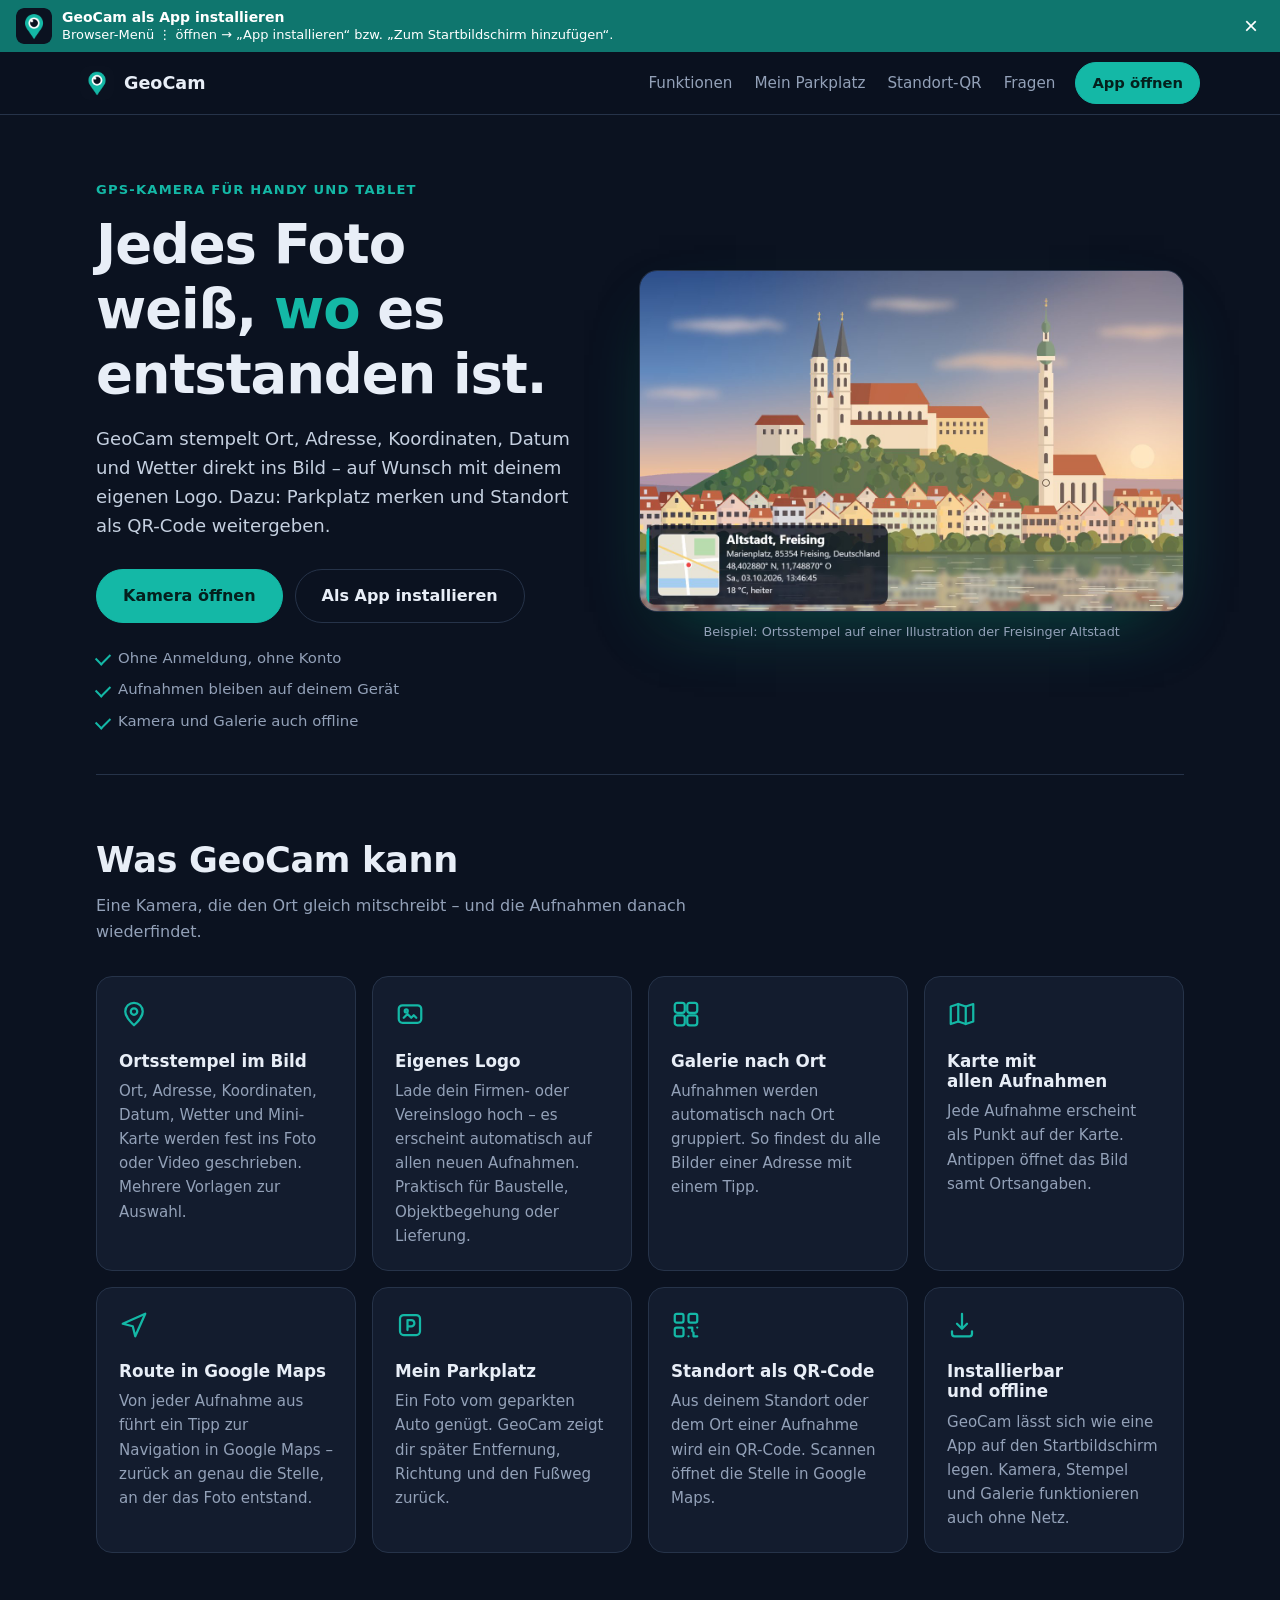
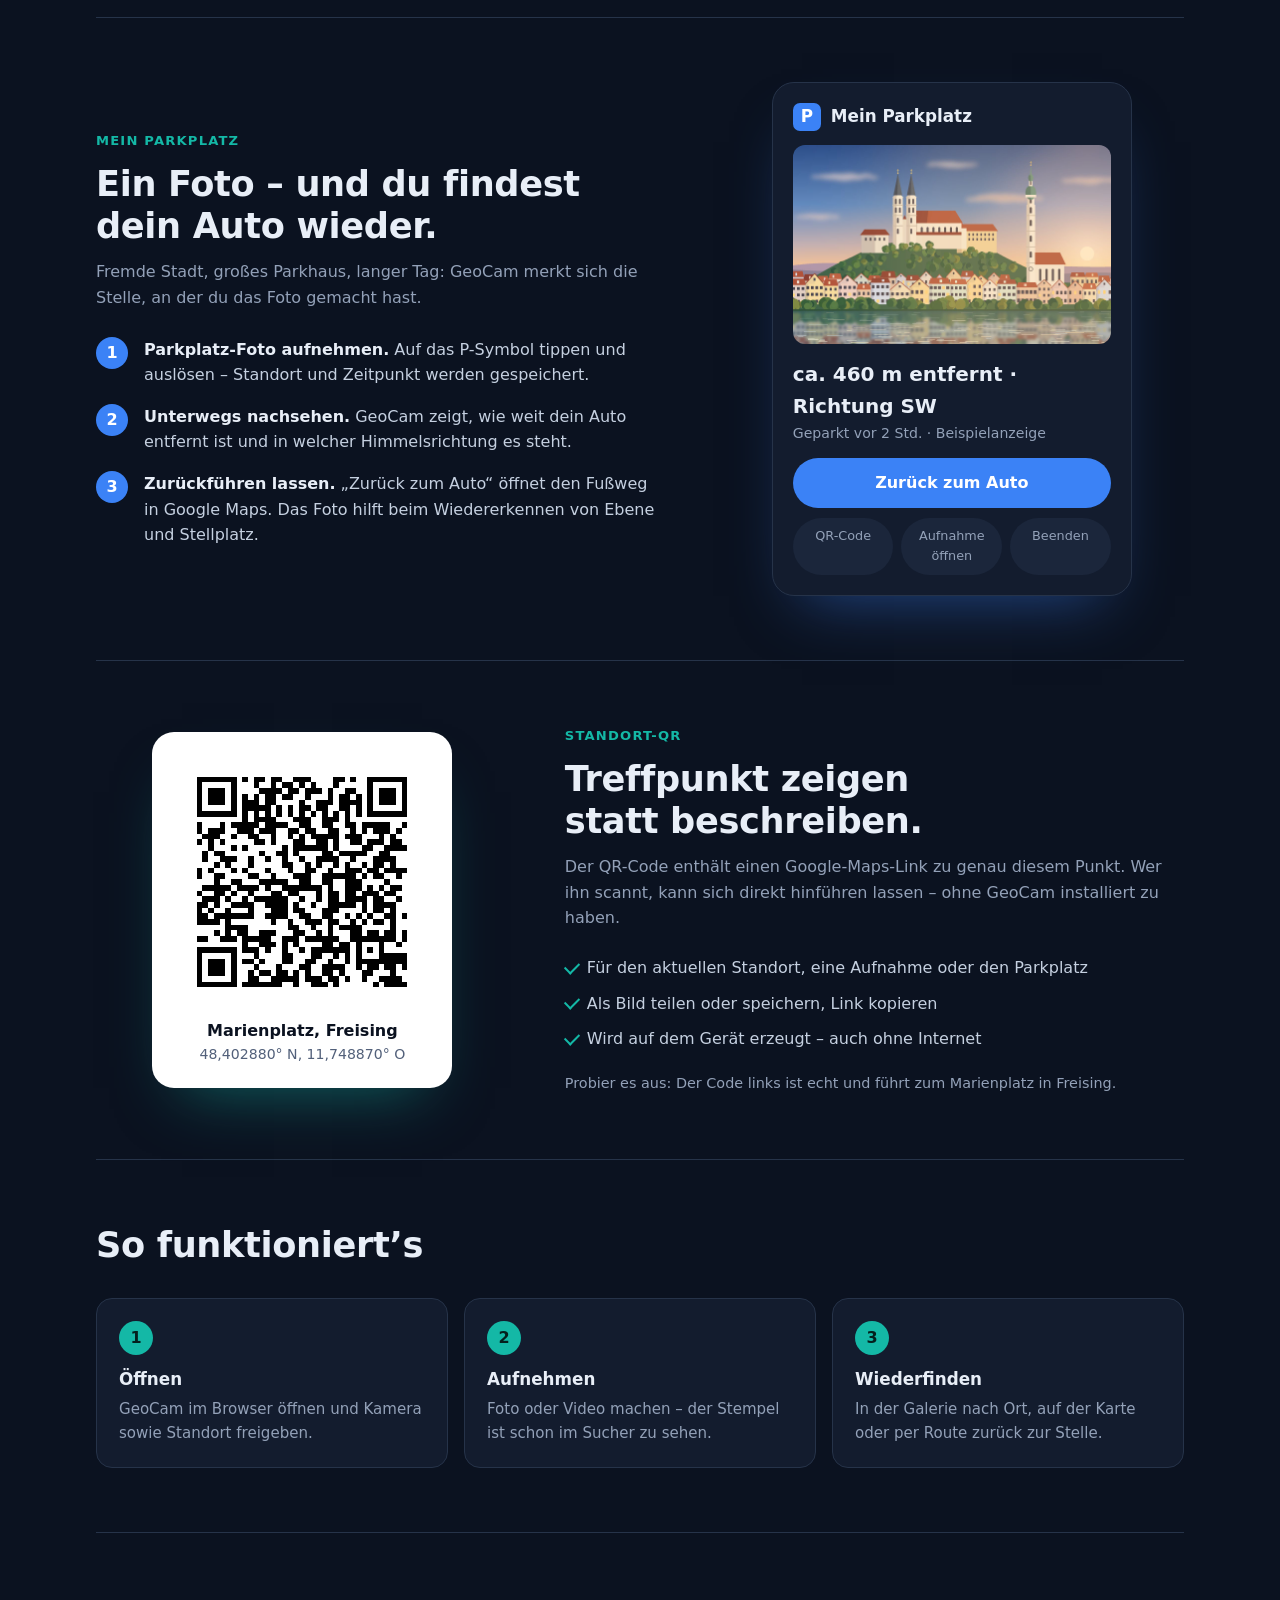
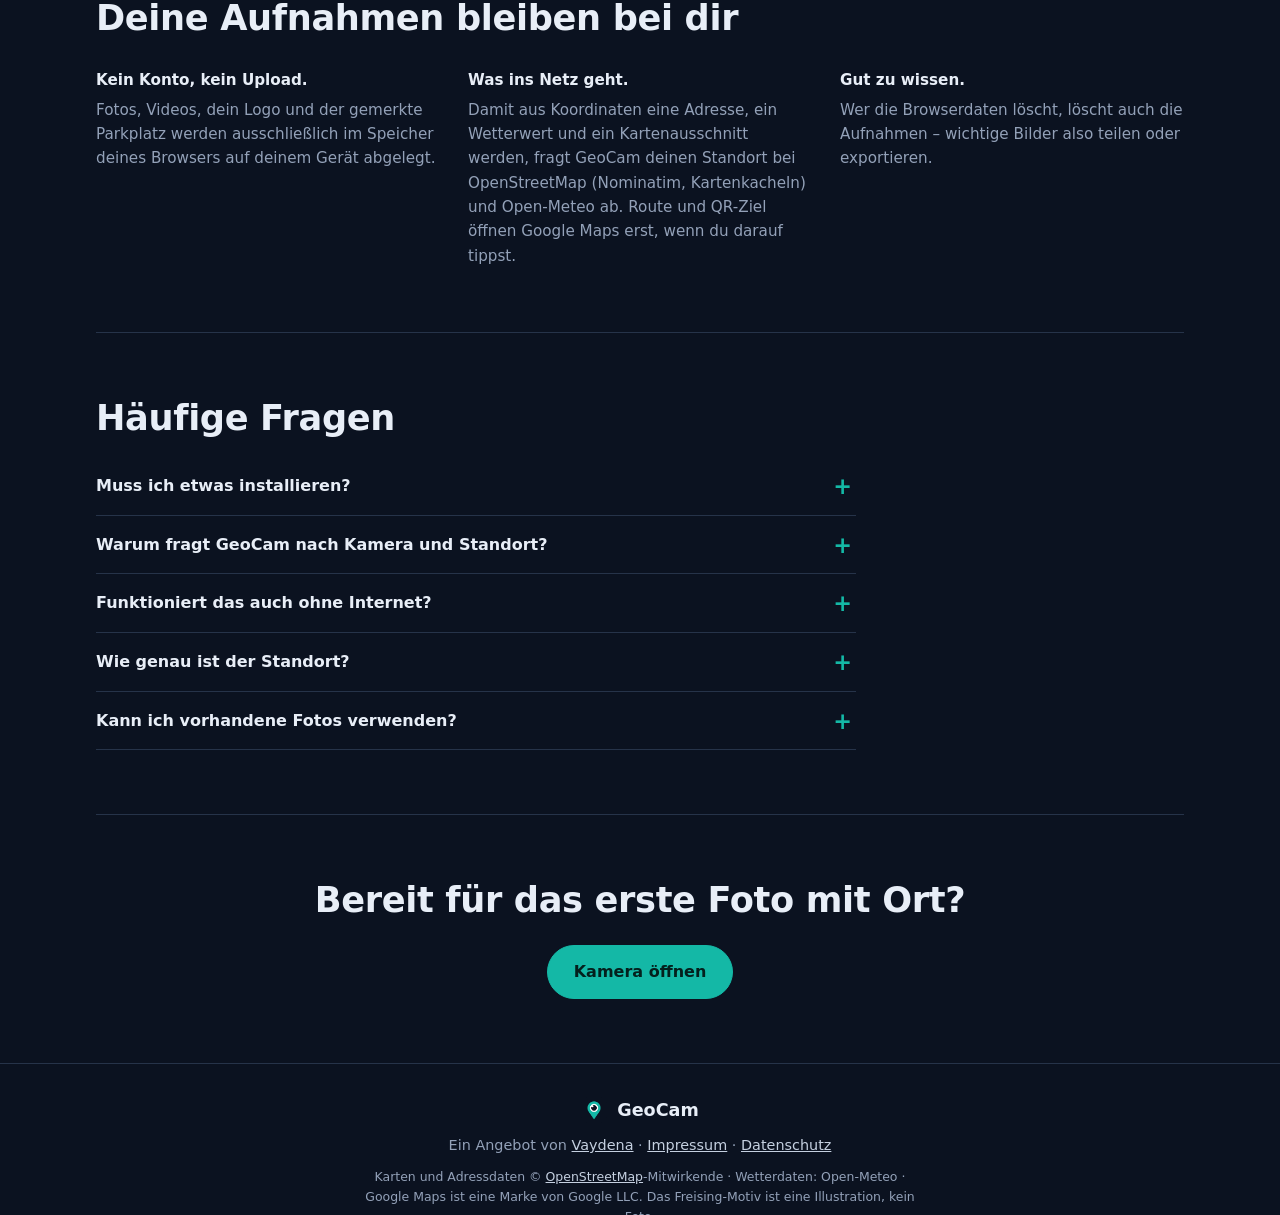
<file: index.html>
<!doctype html>
<html lang="de">
<head>
<meta charset="utf-8">
<!-- Marker: geocam-landing-v1 -->
<script>
/* App-Icon / Schnellaktion / installierte App -> direkt in die App (app.html) */
(function () {
  try {
    var q = new URLSearchParams(location.search), go = q.get("go");
    var standalone = (window.matchMedia && matchMedia("(display-mode: standalone)").matches) || navigator.standalone === true;
    if (q.get("app") === "1" || go || standalone) {
      location.replace("./app.html" + (go ? "?go=" + encodeURIComponent(go) : "?app=1"));
    }
  } catch (e) {}
})();
/* beforeinstallprompt feuert nur EINMAL und evtl. sehr früh -> sofort abfangen */
window.__deferredInstall = null; window.__installed = false;
window.addEventListener("beforeinstallprompt", function (e) {
  e.preventDefault(); window.__deferredInstall = e;
  window.dispatchEvent(new Event("app-installable"));
});
window.addEventListener("appinstalled", function () {
  window.__installed = true; window.__deferredInstall = null;
  window.dispatchEvent(new Event("app-installed"));
});
if ("serviceWorker" in navigator) {
  window.addEventListener("load", function () { navigator.serviceWorker.register("./sw.js").catch(function () {}); });
}
</script>
<meta name="viewport" content="width=device-width, initial-scale=1, viewport-fit=cover">
<title>GeoCam – GPS-Kamera mit Ortsstempel, Parkplatz-Merker und Standort-QR</title>
<meta name="description" content="GeoCam stempelt Fotos und Videos mit Ort, Adresse, Datum und eigenem Logo, sortiert sie nach Ort, merkt sich deinen Parkplatz und macht aus jedem Standort einen QR-Code. Läuft im Browser, ohne Anmeldung.">
<meta name="theme-color" content="#0b1220">
<link rel="canonical" href="https://geocam.vaydena.de/">
<meta property="og:type" content="website">
<meta property="og:title" content="GeoCam – GPS-Kamera mit Ortsstempel">
<meta property="og:description" content="Fotos mit Ort, Adresse und Datum stempeln, Parkplatz merken, Standort als QR-Code teilen.">
<meta property="og:url" content="https://geocam.vaydena.de/">
<meta property="og:image" content="https://geocam.vaydena.de/hero-freising.jpg">
<link rel="manifest" href="./manifest.webmanifest">
<link rel="icon" type="image/png" sizes="192x192" href="./icon-192.png">
<link rel="apple-touch-icon" href="./apple-touch-icon.png">
<meta name="mobile-web-app-capable" content="yes">
<meta name="apple-mobile-web-app-capable" content="yes">
<meta name="apple-mobile-web-app-title" content="GeoCam">
<link rel="stylesheet" href="./landing.css">
</head>
<body>

<!-- Install-Hinweis (inline, siehe Skript am Seitenende) -->
<div id="hf-install" hidden>
  <img src="./icon-192.png" alt="" width="36" height="36">
  <div class="hf-txt">
    <b>GeoCam als App installieren</b>
    <span id="hf-install-manual" hidden>Browser-Menü ⋮ öffnen → „App installieren“ bzw. „Zum Startbildschirm hinzufügen“.</span>
    <span id="hf-install-ios" hidden>Unten auf „Teilen“ tippen → „Zum Home-Bildschirm“.</span>
    <span id="hf-install-auto" hidden>Startet direkt in der Kamera – auch offline.</span>
  </div>
  <button id="hf-install-btn" type="button" hidden>Installieren</button>
  <button id="hf-install-x" type="button" aria-label="Hinweis schließen">×</button>
</div>

<header class="nav">
  <a class="brand" href="./" aria-label="GeoCam Startseite">
    <img src="./icon-192.png" alt="" width="34" height="34"><span>GeoCam</span>
  </a>
  <nav aria-label="Seitenbereiche">
    <a href="#funktionen">Funktionen</a>
    <a href="#parkplatz">Mein Parkplatz</a>
    <a href="#qr">Standort-QR</a>
    <a href="#fragen">Fragen</a>
  </nav>
  <a class="btn sm" href="./app.html">App öffnen</a>
</header>

<main>

<section class="hero">
  <div class="hero-txt">
    <p class="eyebrow">GPS-Kamera für Handy und Tablet</p>
    <h1>Jedes Foto weiß, <em>wo</em> es entstanden ist.</h1>
    <p class="lead">GeoCam stempelt Ort, Adresse, Koordinaten, Datum und Wetter direkt ins Bild – auf Wunsch mit deinem eigenen Logo. Dazu: Parkplatz merken und Standort als QR-Code weitergeben.</p>
    <div class="cta">
      <a class="btn" href="./app.html">Kamera öffnen</a>
      <button class="btn ghost" id="lp-install" type="button">Als App installieren</button>
    </div>
    <ul class="ticks">
      <li>Ohne Anmeldung, ohne Konto</li>
      <li>Aufnahmen bleiben auf deinem Gerät</li>
      <li>Kamera und Galerie auch offline</li>
    </ul>
  </div>
  <figure class="hero-img">
    <img src="./hero-freising.jpg" width="1280" height="800" alt="Beispielbild mit GeoCam-Ortsstempel: Altstadt Freising, Marienplatz, Koordinaten, Datum und Wetter">
    <figcaption>Beispiel: Ortsstempel auf einer Illustration der Freisinger Altstadt</figcaption>
  </figure>
</section>

<section id="funktionen" class="sec">
  <h2>Was GeoCam kann</h2>
  <p class="sub">Eine Kamera, die den Ort gleich mitschreibt – und die Aufnahmen danach wiederfindet.</p>
  <div class="grid">
    <article class="card">
      <svg viewBox="0 0 24 24"><path d="M12 21s-7-6.2-7-11a7 7 0 0 1 14 0c0 4.8-7 11-7 11z"/><circle cx="12" cy="10" r="2.6"/></svg>
      <h3>Ortsstempel im Bild</h3>
      <p>Ort, Adresse, Koordinaten, Datum, Wetter und Mini-Karte werden fest ins Foto oder Video geschrieben. Mehrere Vorlagen zur Auswahl.</p>
    </article>
    <article class="card">
      <svg viewBox="0 0 24 24"><rect x="3" y="5" width="18" height="14" rx="3"/><path d="M7 15l3-3 3 3 2-2 2 2"/><circle cx="9" cy="9.5" r="1.2"/></svg>
      <h3>Eigenes Logo</h3>
      <p>Lade dein Firmen- oder Vereinslogo hoch – es erscheint automatisch auf allen neuen Aufnahmen. Praktisch für Baustelle, Objektbegehung oder Lieferung.</p>
    </article>
    <article class="card">
      <svg viewBox="0 0 24 24"><rect x="3" y="3" width="8" height="8" rx="2"/><rect x="13" y="3" width="8" height="8" rx="2"/><rect x="3" y="13" width="8" height="8" rx="2"/><rect x="13" y="13" width="8" height="8" rx="2"/></svg>
      <h3>Galerie nach Ort</h3>
      <p>Aufnahmen werden automatisch nach Ort gruppiert. So findest du alle Bilder einer Adresse mit einem Tipp.</p>
    </article>
    <article class="card">
      <svg viewBox="0 0 24 24"><path d="M9 4L3 6v14l6-2 6 2 6-2V4l-6 2-6-2z"/><path d="M9 4v14M15 6v14"/></svg>
      <h3>Karte mit allen Aufnahmen</h3>
      <p>Jede Aufnahme erscheint als Punkt auf der Karte. Antippen öffnet das Bild samt Ortsangaben.</p>
    </article>
    <article class="card">
      <svg viewBox="0 0 24 24"><path d="M3 11l18-8-8 18-2-8-8-2z"/></svg>
      <h3>Route in Google Maps</h3>
      <p>Von jeder Aufnahme aus führt ein Tipp zur Navigation in Google Maps – zurück an genau die Stelle, an der das Foto entstand.</p>
    </article>
    <article class="card">
      <svg viewBox="0 0 24 24"><rect x="4" y="4" width="16" height="16" rx="3"/><path d="M10 16V8h3a2.5 2.5 0 0 1 0 5h-3"/></svg>
      <h3>Mein Parkplatz</h3>
      <p>Ein Foto vom geparkten Auto genügt. GeoCam zeigt dir später Entfernung, Richtung und den Fußweg zurück.</p>
    </article>
    <article class="card">
      <svg viewBox="0 0 24 24"><rect x="3" y="3" width="7" height="7" rx="1.5"/><rect x="14" y="3" width="7" height="7" rx="1.5"/><rect x="3" y="14" width="7" height="7" rx="1.5"/><path d="M14 14h3v3M21 14v.01M21 21h-3v-3M14 21v.01"/></svg>
      <h3>Standort als QR-Code</h3>
      <p>Aus deinem Standort oder dem Ort einer Aufnahme wird ein QR-Code. Scannen öffnet die Stelle in Google Maps.</p>
    </article>
    <article class="card">
      <svg viewBox="0 0 24 24"><path d="M12 3v12M8 11l4 4 4-4"/><path d="M4 17v2a2 2 0 0 0 2 2h12a2 2 0 0 0 2-2v-2"/></svg>
      <h3>Installierbar und offline</h3>
      <p>GeoCam lässt sich wie eine App auf den Startbildschirm legen. Kamera, Stempel und Galerie funktionieren auch ohne Netz.</p>
    </article>
  </div>
</section>

<section id="parkplatz" class="sec split">
  <div>
    <p class="eyebrow">Mein Parkplatz</p>
    <h2>Ein Foto – und du findest dein Auto wieder.</h2>
    <p class="sub">Fremde Stadt, großes Parkhaus, langer Tag: GeoCam merkt sich die Stelle, an der du das Foto gemacht hast.</p>
    <ol class="steps">
      <li><b>Parkplatz-Foto aufnehmen.</b> Auf das P-Symbol tippen und auslösen – Standort und Zeitpunkt werden gespeichert.</li>
      <li><b>Unterwegs nachsehen.</b> GeoCam zeigt, wie weit dein Auto entfernt ist und in welcher Himmelsrichtung es steht.</li>
      <li><b>Zurückführen lassen.</b> „Zurück zum Auto“ öffnet den Fußweg in Google Maps. Das Foto hilft beim Wiedererkennen von Ebene und Stellplatz.</li>
    </ol>
  </div>
  <div class="mock" aria-hidden="true">
    <div class="mock-h"><span class="p">P</span><b>Mein Parkplatz</b></div>
    <div class="mock-img"><img src="./preview-freising.jpg" alt="" width="1280" height="800"></div>
    <div class="mock-dist">ca. 460 m entfernt · Richtung SW</div>
    <div class="mock-mut">Geparkt vor 2 Std. · Beispielanzeige</div>
    <div class="mock-btn">Zurück zum Auto</div>
    <div class="mock-row"><span>QR-Code</span><span>Aufnahme öffnen</span><span>Beenden</span></div>
  </div>
</section>

<section id="qr" class="sec split rev">
  <div class="qrbox">
    <svg xmlns="http://www.w3.org/2000/svg" viewBox="0 0 45 45" shape-rendering="crispEdges" role="img" aria-label="QR-Code: Marienplatz Freising in Google Maps"><rect width="100%" height="100%" fill="#fff"/><path d="M4 4h7v1h-7zM12 4h1v1h-1zM14 4h2v1h-2zM17 4h2v1h-2zM21 4h3v1h-3zM28 4h2v1h-2zM31 4h1v1h-1zM34 4h7v1h-7zM4 5h1v1h-1zM10 5h1v1h-1zM14 5h1v1h-1zM17 5h1v1h-1zM19 5h2v1h-2zM22 5h1v1h-1zM24 5h1v1h-1zM28 5h1v1h-1zM34 5h1v1h-1zM40 5h1v1h-1zM4 6h1v1h-1zM6 6h3v1h-3zM10 6h1v1h-1zM15 6h4v1h-4zM20 6h2v1h-2zM23 6h3v1h-3zM27 6h1v1h-1zM30 6h2v1h-2zM34 6h1v1h-1zM36 6h3v1h-3zM40 6h1v1h-1zM4 7h1v1h-1zM6 7h3v1h-3zM10 7h1v1h-1zM12 7h1v1h-1zM14 7h1v1h-1zM16 7h2v1h-2zM19 7h2v1h-2zM23 7h1v1h-1zM27 7h1v1h-1zM29 7h2v1h-2zM32 7h1v1h-1zM34 7h1v1h-1zM36 7h3v1h-3zM40 7h1v1h-1zM4 8h1v1h-1zM6 8h3v1h-3zM10 8h1v1h-1zM12 8h3v1h-3zM16 8h2v1h-2zM22 8h1v1h-1zM25 8h3v1h-3zM29 8h4v1h-4zM34 8h1v1h-1zM36 8h3v1h-3zM40 8h1v1h-1zM4 9h1v1h-1zM10 9h1v1h-1zM12 9h5v1h-5zM18 9h1v1h-1zM20 9h1v1h-1zM22 9h2v1h-2zM25 9h2v1h-2zM29 9h2v1h-2zM32 9h1v1h-1zM34 9h1v1h-1zM40 9h1v1h-1zM4 10h7v1h-7zM12 10h1v1h-1zM14 10h1v1h-1zM16 10h1v1h-1zM18 10h1v1h-1zM20 10h1v1h-1zM22 10h1v1h-1zM24 10h1v1h-1zM26 10h1v1h-1zM28 10h1v1h-1zM30 10h1v1h-1zM32 10h1v1h-1zM34 10h7v1h-7zM12 11h1v1h-1zM14 11h4v1h-4zM21 11h3v1h-3zM26 11h3v1h-3zM30 11h1v1h-1zM4 12h1v1h-1zM8 12h1v1h-1zM10 12h5v1h-5zM16 12h4v1h-4zM22 12h2v1h-2zM26 12h2v1h-2zM30 12h2v1h-2zM33 12h5v1h-5zM40 12h1v1h-1zM4 13h1v1h-1zM6 13h3v1h-3zM11 13h3v1h-3zM15 13h3v1h-3zM20 13h2v1h-2zM23 13h2v1h-2zM27 13h2v1h-2zM31 13h1v1h-1zM33 13h1v1h-1zM35 13h3v1h-3zM39 13h1v1h-1zM5 14h3v1h-3zM10 14h1v1h-1zM13 14h2v1h-2zM17 14h1v1h-1zM20 14h1v1h-1zM22 14h1v1h-1zM24 14h5v1h-5zM30 14h3v1h-3zM36 14h1v1h-1zM38 14h1v1h-1zM4 15h1v1h-1zM6 15h1v1h-1zM8 15h1v1h-1zM14 15h2v1h-2zM17 15h1v1h-1zM21 15h2v1h-2zM25 15h2v1h-2zM28 15h1v1h-1zM31 15h2v1h-2zM34 15h3v1h-3zM38 15h2v1h-2zM6 16h1v1h-1zM10 16h1v1h-1zM12 16h1v1h-1zM19 16h1v1h-1zM21 16h6v1h-6zM28 16h1v1h-1zM33 16h2v1h-2zM37 16h4v1h-4zM5 17h1v1h-1zM7 17h2v1h-2zM15 17h1v1h-1zM18 17h2v1h-2zM21 17h1v1h-1zM26 17h2v1h-2zM29 17h5v1h-5zM36 17h2v1h-2zM5 18h1v1h-1zM8 18h3v1h-3zM13 18h1v1h-1zM16 18h1v1h-1zM19 18h1v1h-1zM22 18h1v1h-1zM25 18h4v1h-4zM31 18h1v1h-1zM35 18h4v1h-4zM7 19h1v1h-1zM9 19h1v1h-1zM13 19h1v1h-1zM19 19h2v1h-2zM23 19h1v1h-1zM25 19h1v1h-1zM28 19h1v1h-1zM30 19h1v1h-1zM33 19h1v1h-1zM35 19h2v1h-2zM38 19h1v1h-1zM4 20h1v1h-1zM6 20h1v1h-1zM10 20h1v1h-1zM12 20h1v1h-1zM16 20h1v1h-1zM20 20h1v1h-1zM23 20h2v1h-2zM27 20h1v1h-1zM30 20h3v1h-3zM34 20h2v1h-2zM37 20h4v1h-4zM4 21h1v1h-1zM7 21h2v1h-2zM13 21h2v1h-2zM17 21h1v1h-1zM21 21h3v1h-3zM26 21h6v1h-6zM33 21h1v1h-1zM35 21h2v1h-2zM39 21h1v1h-1zM7 22h1v1h-1zM10 22h2v1h-2zM15 22h5v1h-5zM22 22h2v1h-2zM26 22h2v1h-2zM30 22h3v1h-3zM37 22h1v1h-1zM5 23h5v1h-5zM11 23h4v1h-4zM16 23h1v1h-1zM19 23h7v1h-7zM27 23h1v1h-1zM30 23h3v1h-3zM34 23h1v1h-1zM36 23h1v1h-1zM38 23h2v1h-2zM4 24h1v1h-1zM7 24h2v1h-2zM10 24h1v1h-1zM13 24h1v1h-1zM17 24h2v1h-2zM20 24h2v1h-2zM25 24h1v1h-1zM27 24h2v1h-2zM30 24h2v1h-2zM33 24h3v1h-3zM37 24h2v1h-2zM5 25h3v1h-3zM9 25h1v1h-1zM12 25h1v1h-1zM14 25h6v1h-6zM22 25h1v1h-1zM25 25h1v1h-1zM27 25h2v1h-2zM30 25h4v1h-4zM35 25h2v1h-2zM39 25h1v1h-1zM4 26h2v1h-2zM7 26h1v1h-1zM10 26h4v1h-4zM16 26h4v1h-4zM21 26h1v1h-1zM24 26h1v1h-1zM27 26h5v1h-5zM33 26h1v1h-1zM35 26h4v1h-4zM4 27h1v1h-1zM6 27h1v1h-1zM9 27h1v1h-1zM13 27h1v1h-1zM17 27h3v1h-3zM21 27h2v1h-2zM26 27h3v1h-3zM33 27h1v1h-1zM35 27h2v1h-2zM38 27h1v1h-1zM4 28h2v1h-2zM7 28h7v1h-7zM16 28h4v1h-4zM22 28h2v1h-2zM26 28h2v1h-2zM30 28h1v1h-1zM32 28h1v1h-1zM34 28h1v1h-1zM37 28h2v1h-2zM40 28h1v1h-1zM4 29h4v1h-4zM9 29h1v1h-1zM17 29h1v1h-1zM20 29h1v1h-1zM23 29h3v1h-3zM27 29h2v1h-2zM31 29h1v1h-1zM33 29h1v1h-1zM35 29h2v1h-2zM38 29h1v1h-1zM9 30h4v1h-4zM20 30h2v1h-2zM24 30h1v1h-1zM27 30h1v1h-1zM29 30h4v1h-4zM38 30h1v1h-1zM7 31h1v1h-1zM9 31h1v1h-1zM11 31h2v1h-2zM15 31h3v1h-3zM21 31h2v1h-2zM25 31h1v1h-1zM27 31h1v1h-1zM31 31h2v1h-2zM34 31h2v1h-2zM37 31h2v1h-2zM40 31h1v1h-1zM4 32h2v1h-2zM8 32h3v1h-3zM12 32h5v1h-5zM19 32h3v1h-3zM23 32h6v1h-6zM31 32h8v1h-8zM40 32h1v1h-1zM12 33h1v1h-1zM15 33h3v1h-3zM19 33h1v1h-1zM21 33h1v1h-1zM26 33h2v1h-2zM29 33h2v1h-2zM32 33h1v1h-1zM36 33h1v1h-1zM39 33h1v1h-1zM4 34h7v1h-7zM12 34h3v1h-3zM16 34h1v1h-1zM19 34h1v1h-1zM22 34h1v1h-1zM24 34h7v1h-7zM32 34h1v1h-1zM34 34h1v1h-1zM36 34h1v1h-1zM4 35h1v1h-1zM10 35h1v1h-1zM14 35h1v1h-1zM19 35h2v1h-2zM24 35h2v1h-2zM28 35h1v1h-1zM30 35h1v1h-1zM32 35h1v1h-1zM36 35h5v1h-5zM4 36h1v1h-1zM6 36h3v1h-3zM10 36h1v1h-1zM12 36h2v1h-2zM15 36h1v1h-1zM19 36h2v1h-2zM23 36h2v1h-2zM27 36h1v1h-1zM30 36h1v1h-1zM32 36h9v1h-9zM4 37h1v1h-1zM6 37h3v1h-3zM10 37h1v1h-1zM14 37h1v1h-1zM18 37h1v1h-1zM22 37h2v1h-2zM26 37h4v1h-4zM32 37h1v1h-1zM34 37h2v1h-2zM37 37h2v1h-2zM40 37h1v1h-1zM4 38h1v1h-1zM6 38h3v1h-3zM10 38h1v1h-1zM13 38h1v1h-1zM15 38h2v1h-2zM18 38h2v1h-2zM21 38h1v1h-1zM23 38h1v1h-1zM26 38h2v1h-2zM29 38h1v1h-1zM33 38h2v1h-2zM38 38h1v1h-1zM4 39h1v1h-1zM10 39h1v1h-1zM13 39h2v1h-2zM17 39h5v1h-5zM23 39h3v1h-3zM27 39h2v1h-2zM30 39h1v1h-1zM33 39h1v1h-1zM36 39h4v1h-4zM4 40h7v1h-7zM12 40h7v1h-7zM21 40h1v1h-1zM24 40h3v1h-3zM28 40h1v1h-1zM35 40h1v1h-1zM37 40h4v1h-4z"/></svg>
    <b>Marienplatz, Freising</b>
    <span>48,402880° N, 11,748870° O</span>
  </div>
  <div>
    <p class="eyebrow">Standort-QR</p>
    <h2>Treffpunkt zeigen statt beschreiben.</h2>
    <p class="sub">Der QR-Code enthält einen Google-Maps-Link zu genau diesem Punkt. Wer ihn scannt, kann sich direkt hinführen lassen – ohne GeoCam installiert zu haben.</p>
    <ul class="ticks col">
      <li>Für den aktuellen Standort, eine Aufnahme oder den Parkplatz</li>
      <li>Als Bild teilen oder speichern, Link kopieren</li>
      <li>Wird auf dem Gerät erzeugt – auch ohne Internet</li>
    </ul>
    <p class="note">Probier es aus: Der Code links ist echt und führt zum Marienplatz in Freising.</p>
  </div>
</section>

<section class="sec">
  <h2>So funktioniert’s</h2>
  <div class="how">
    <div><span>1</span><h3>Öffnen</h3><p>GeoCam im Browser öffnen und Kamera sowie Standort freigeben.</p></div>
    <div><span>2</span><h3>Aufnehmen</h3><p>Foto oder Video machen – der Stempel ist schon im Sucher zu sehen.</p></div>
    <div><span>3</span><h3>Wiederfinden</h3><p>In der Galerie nach Ort, auf der Karte oder per Route zurück zur Stelle.</p></div>
  </div>
</section>

<section class="sec privacy">
  <h2>Deine Aufnahmen bleiben bei dir</h2>
  <div class="pv">
    <p><b>Kein Konto, kein Upload.</b> Fotos, Videos, dein Logo und der gemerkte Parkplatz werden ausschließlich im Speicher deines Browsers auf deinem Gerät abgelegt.</p>
    <p><b>Was ins Netz geht.</b> Damit aus Koordinaten eine Adresse, ein Wetterwert und ein Kartenausschnitt werden, fragt GeoCam deinen Standort bei OpenStreetMap (Nominatim, Kartenkacheln) und Open-Meteo ab. Route und QR-Ziel öffnen Google Maps erst, wenn du darauf tippst.</p>
    <p><b>Gut zu wissen.</b> Wer die Browserdaten löscht, löscht auch die Aufnahmen – wichtige Bilder also teilen oder exportieren.</p>
  </div>
</section>

<section id="fragen" class="sec faq">
  <h2>Häufige Fragen</h2>
  <details><summary>Muss ich etwas installieren?</summary><p>Nein. GeoCam läuft direkt im Browser. Wer möchte, legt die Seite als App auf den Startbildschirm – dann startet sie direkt in der Kamera.</p></details>
  <details><summary>Warum fragt GeoCam nach Kamera und Standort?</summary><p>Ohne Kamera gibt es kein Foto, ohne Standort keinen Ortsstempel. Beide Freigaben erteilst du im Browser und kannst sie dort jederzeit widerrufen.</p></details>
  <details><summary>Funktioniert das auch ohne Internet?</summary><p>Kamera, Koordinaten-Stempel, Galerie, Parkplatz-Merker und QR-Code funktionieren offline. Adresse, Wetter und Kartenbilder brauchen eine Verbindung.</p></details>
  <details><summary>Wie genau ist der Standort?</summary><p>So genau, wie dein Gerät ihn liefert – im Freien meist wenige Meter, in Gebäuden und Parkhäusern deutlich ungenauer. GeoCam zeigt die aktuelle Genauigkeit im Sucher an. Im Parkhaus hilft deshalb vor allem das Foto selbst.</p></details>
  <details><summary>Kann ich vorhandene Fotos verwenden?</summary><p>Ja. Über „Import“ lassen sich Bilder aus der Galerie des Geräts übernehmen; enthaltene GPS-Daten werden dabei ausgelesen.</p></details>
</section>

<section class="sec final">
  <h2>Bereit für das erste Foto mit Ort?</h2>
  <a class="btn" href="./app.html">Kamera öffnen</a>
</section>

</main>

<footer>
  <div class="brand"><img src="./icon-192.png" alt="" width="26" height="26"><span>GeoCam</span></div>
  <p>Ein Angebot von <a href="https://vaydena.de/">Vaydena</a> · <a href="https://vaydena.de/impressum">Impressum</a> · <a href="https://vaydena.de/datenschutz">Datenschutz</a></p>
  <p class="mut">Karten und Adressdaten © <a href="https://www.openstreetmap.org/copyright" rel="noopener">OpenStreetMap</a>-Mitwirkende · Wetterdaten: Open-Meteo · Google Maps ist eine Marke von Google LLC. Das Freising-Motiv ist eine Illustration, kein Foto.</p>
</footer>

<script>
/* Install-Hinweis: INLINE (nicht in gecachtem JS), nie allein auf beforeinstallprompt verlassen */
(function () {
  var KEY = "hf_install_snooze", DAYS = 14;
  var box = document.getElementById("hf-install"), btn = document.getElementById("hf-install-btn");
  var manual = document.getElementById("hf-install-manual"), ios = document.getElementById("hf-install-ios");
  var auto = document.getElementById("hf-install-auto"), x = document.getElementById("hf-install-x");
  var cta = document.getElementById("lp-install");
  try { localStorage.removeItem("hf_install_hidden"); } catch (e) {}
  function isStandalone() {
    return (window.matchMedia && matchMedia("(display-mode: standalone)").matches) || navigator.standalone === true;
  }
  function isIOS() {
    return /iphone|ipad|ipod/i.test(navigator.userAgent) || (navigator.platform === "MacIntel" && navigator.maxTouchPoints > 1);
  }
  function snoozed() {
    try { var t = +localStorage.getItem(KEY); return t && Date.now() - t < DAYS * 864e5; } catch (e) { return false; }
  }
  function blocked() { return isStandalone() || window.__installed || snoozed(); }
  function only(node) {
    [manual, ios, auto].forEach(function (n) { n.hidden = n !== node; });
    btn.hidden = node !== auto; box.hidden = false;
  }
  function offerChromium() { if (!blocked() && window.__deferredInstall) only(auto); }
  function offerManual() { if (!blocked() && !window.__deferredInstall) only(manual); }
  function offerIOS() { if (!blocked()) only(ios); }
  function doPrompt() {
    var ev = window.__deferredInstall; if (!ev) { only(isIOS() ? ios : manual); return false; }
    ev.prompt();
    (ev.userChoice || Promise.resolve()).then(function () { window.__deferredInstall = null; box.hidden = true; });
    return true;
  }
  btn.addEventListener("click", doPrompt);
  /* Knopf im Hero: ausdrücklicher Wunsch -> Hinweis auch trotz Snooze zeigen */
  cta.addEventListener("click", function () {
    if (!doPrompt()) window.scrollTo({ top: 0, behavior: "smooth" });
  });
  x.addEventListener("click", function () {
    box.hidden = true; try { localStorage.setItem(KEY, String(Date.now())); } catch (e) {}
  });
  window.addEventListener("app-installable", offerChromium);
  window.addEventListener("app-installed", function () { box.hidden = true; });
  if (isIOS()) offerIOS();
  else if (window.__deferredInstall) offerChromium();
  else setTimeout(offerManual, 1600);   /* Pflicht-Fallback: Event kommt oft spät oder nie */
})();
</script>
</body>
</html>
</file>
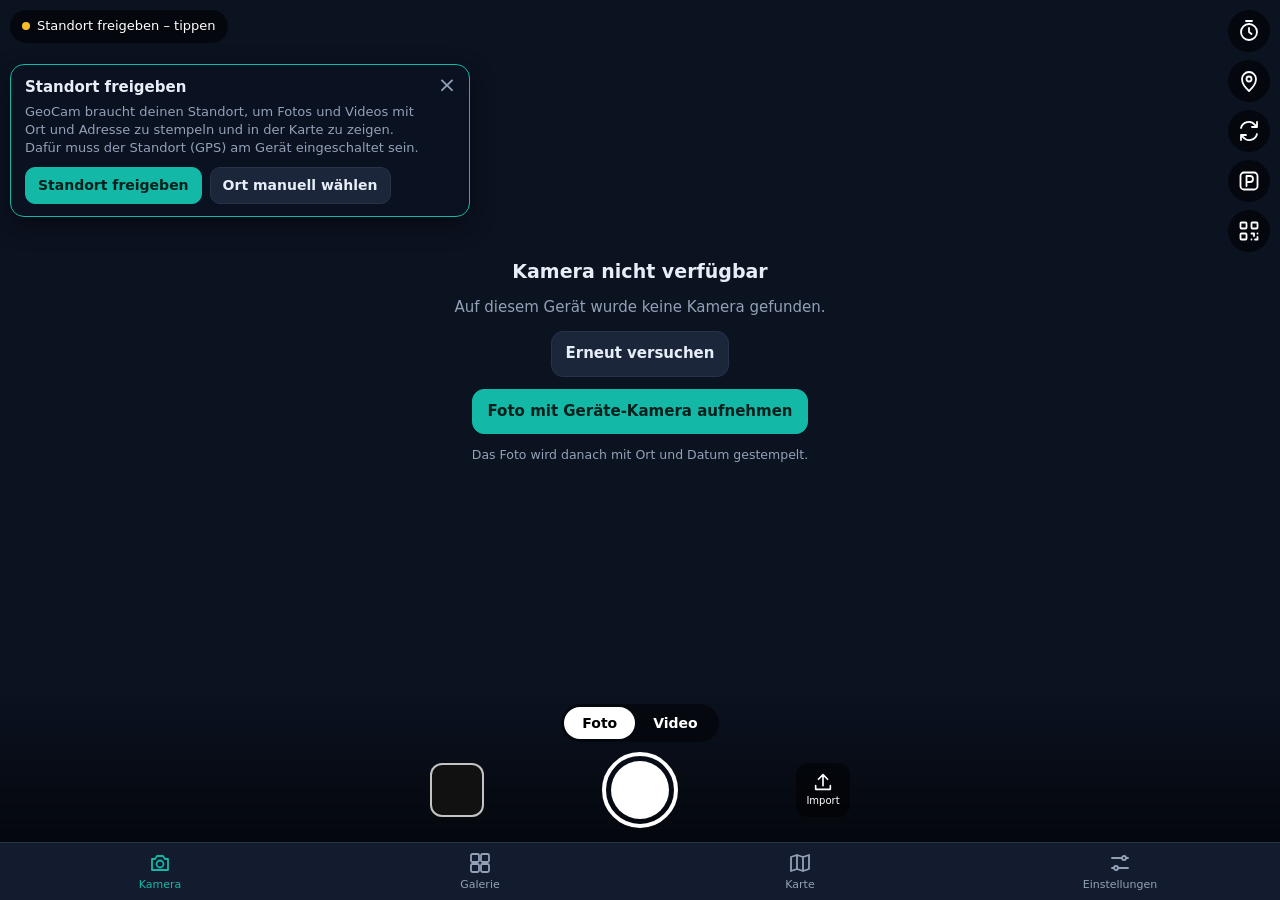
<file: app.html>
<!doctype html>
<html lang="de">
<head>
<meta charset="utf-8">
<!-- Marker: geocam-v1 -->
<script>
/* beforeinstallprompt feuert nur EINMAL und evtl. sehr früh -> sofort abfangen */
window.__deferredInstall = null; window.__installed = false;
window.addEventListener("beforeinstallprompt", function (e) {
  e.preventDefault(); window.__deferredInstall = e;
  window.dispatchEvent(new Event("app-installable"));
});
window.addEventListener("appinstalled", function () {
  window.__installed = true; window.__deferredInstall = null;
  window.dispatchEvent(new Event("app-installed"));
});
if ("serviceWorker" in navigator) {
  window.addEventListener("load", function () { navigator.serviceWorker.register("./sw.js").catch(function () {}); });
}
</script>
<meta name="viewport" content="width=device-width, initial-scale=1, viewport-fit=cover, user-scalable=no">
<title>GeoCam – GPS-Kamera mit Ortsstempel</title>
<meta name="description" content="GPS-Kamera: Fotos und Videos mit Ort, Adresse, Datum und eigenem Logo stempeln, nach Ort sortieren und per Google Maps hinnavigieren.">
<meta name="theme-color" content="#0b1220">
<link rel="manifest" href="./manifest.webmanifest">
<link rel="icon" type="image/png" sizes="192x192" href="./icon-192.png">
<link rel="apple-touch-icon" href="./apple-touch-icon.png">
<meta name="mobile-web-app-capable" content="yes">
<meta name="apple-mobile-web-app-capable" content="yes">
<meta name="apple-mobile-web-app-status-bar-style" content="black-translucent">
<meta name="apple-mobile-web-app-title" content="GeoCam">
<link rel="stylesheet" href="./vendor/leaflet/leaflet.css">
<link rel="stylesheet" href="./app.css?v=9">
</head>
<body>

<!-- Install-Hinweis (inline, siehe Skript am Seitenende) -->
<div id="hf-install" hidden>
  <img src="./icon-192.png" alt="" width="36" height="36">
  <div class="hf-txt">
    <b>GeoCam als App installieren</b>
    <span id="hf-install-manual" hidden>Browser-Menü ⋮ öffnen → „App installieren“ bzw. „Zum Startbildschirm hinzufügen“.</span>
    <span id="hf-install-ios" hidden>Unten auf „Teilen“ tippen → „Zum Home-Bildschirm“.</span>
    <span id="hf-install-auto" hidden>Startet direkt in der Kamera – auch offline.</span>
  </div>
  <button id="hf-install-btn" type="button" hidden>Installieren</button>
  <button id="hf-install-x" type="button" aria-label="Hinweis schließen">×</button>
</div>

<main id="views">

  <!-- ===== Kamera ===== -->
  <section id="v-cam" class="view cam">
    <video id="cam-video" playsinline muted autoplay></video>
    <canvas id="cam-canvas"></canvas>

    <div id="cam-fallback" class="cam-fallback" hidden>
      <h2>Kamera nicht verfügbar</h2>
      <p id="cam-fallback-msg">Bitte den Kamerazugriff erlauben.</p>
      <button id="btn-cam-retry" class="btn" type="button">Erneut versuchen</button>
      <button id="btn-cam-native" class="btn pri" type="button">Foto mit Geräte-Kamera aufnehmen</button>
      <small>Das Foto wird danach mit Ort und Datum gestempelt.</small>
    </div>

    <div class="cam-top">
      <button id="gps-chip" class="chip" type="button">Standort wird gesucht …</button>
      <div class="cam-tools">
        <button id="btn-timer" class="tool" type="button" aria-label="Selbstauslöser">
          <svg viewBox="0 0 24 24"><circle cx="12" cy="13" r="8"/><path d="M12 9v4l2.5 2M9 2h6"/></svg><b id="timer-lbl"></b>
        </button>
        <button id="btn-torch" class="tool" type="button" aria-label="Licht" hidden>
          <svg viewBox="0 0 24 24"><path d="M13 2 4 14h7l-1 8 9-12h-7z"/></svg>
        </button>
        <button id="btn-zoom" class="tool" type="button" aria-label="Zoom" hidden>
          <svg viewBox="0 0 24 24"><circle cx="11" cy="11" r="7"/><path d="m20 20-4-4M8 11h6M11 8v6"/></svg><b id="zoom-lbl"></b>
        </button>
        <button id="btn-pin" class="tool" type="button" aria-label="Standort manuell wählen">
          <svg viewBox="0 0 24 24"><path d="M12 22s7-6.2 7-12a7 7 0 1 0-14 0c0 5.800 7 12 7 12z"/><circle cx="12" cy="10" r="2.500"/></svg>
        </button>
        <button id="btn-flip" class="tool" type="button" aria-label="Kamera wechseln">
          <svg viewBox="0 0 24 24"><path d="M4 9a8 8 0 0 1 14-3l2 2M20 15a8 8 0 0 1-14 3l-2-2M20 3v5h-5M4 21v-5h5"/></svg>
        </button>
        <button id="btn-park" class="tool" type="button" aria-label="Mein Parkplatz">
          <svg viewBox="0 0 24 24"><rect x="3.500" y="3.500" width="17" height="17" rx="3.500"/><path d="M9.500 17V7h3.500a3 3 0 0 1 0 6H9.500"/></svg>
        </button>
        <button id="btn-qr" class="tool" type="button" aria-label="QR-Code für meinen Standort">
          <svg viewBox="0 0 24 24"><rect x="3.500" y="3.500" width="6" height="6" rx="1"/><rect x="14.500" y="3.500" width="6" height="6" rx="1"/><rect x="3.500" y="14.500" width="6" height="6" rx="1"/><path d="M14.500 14.500h2.500v2.500M20.500 14.500v0M14.500 20.500h0M20.500 18v2.500H18"/></svg>
        </button>
      </div>
    </div>

    <div id="park-arm" class="park-arm" hidden><b>P</b><span>Parkplatz-Foto: jetzt auslösen</span><button id="park-arm-x" type="button" aria-label="Abbrechen">×</button></div>
    <div id="geo-ask" class="geo-ask" role="alert" hidden>
      <button id="geo-ask-x" class="geo-ask-x" type="button" aria-label="Hinweis schließen">×</button>
      <b id="geo-ask-h">Standort freigeben</b>
      <p id="geo-ask-t"></p>
      <div class="geo-ask-a">
        <button id="geo-ask-btn" class="btn pri sm" type="button">Standort freigeben</button>
        <button id="geo-ask-man" class="btn sm" type="button">Ort manuell wählen</button>
      </div>
    </div>

    <div id="cam-count" class="cam-count" hidden></div>
    <div id="cam-rec" class="cam-rec" hidden><i></i><span id="rec-time">00:00</span></div>
    <div id="cam-flash" class="cam-flash"></div>

    <div class="cam-bottom">
      <div class="mode" role="tablist">
        <button type="button" data-mode="photo" class="on">Foto</button>
        <button type="button" data-mode="video">Video</button>
      </div>
      <div class="cam-row">
        <button id="btn-last" class="last" type="button" aria-label="Galerie öffnen"></button>
        <button id="btn-shutter" class="shutter" type="button" aria-label="Auslösen"><i></i></button>
        <button id="btn-import" class="imp" type="button" aria-label="Vorhandene Fotos importieren">
          <svg viewBox="0 0 24 24"><path d="M12 16V4M7 9l5-5 5 5M4 16v4h16v-4"/></svg><span>Import</span>
        </button>
      </div>
    </div>
  </section>

  <!-- ===== Galerie ===== -->
  <section id="v-gal" class="view page" hidden>
    <header class="bar">
      <h1>Galerie</h1>
      <button id="btn-sel" class="btn sm" type="button" hidden>Auswählen</button>
      <button id="btn-import2" class="btn sm" type="button">Importieren</button>
    </header>
    <div class="gal-ctl">
      <input id="gal-search" type="search" placeholder="Ort, Adresse oder Notiz suchen" autocomplete="off">
      <div class="seg" id="gal-sort">
        <button type="button" data-sort="place" class="on">Nach Ort</button>
        <button type="button" data-sort="date">Nach Datum</button>
      </div>
      <div class="gal-filt">
        <select id="gal-type" aria-label="Art"><option value="">Fotos + Videos</option><option value="photo">Nur Fotos</option><option value="video">Nur Videos</option></select>
        <select id="gal-range" aria-label="Zeitraum"><option value="">Jederzeit</option><option value="today">Heute</option><option value="7">7 Tage</option><option value="30">30 Tage</option><option value="year">Dieses Jahr</option></select>
        <select id="gal-proj" aria-label="Projekt" hidden></select>
      </div>
    </div>
    <div id="gal-list"></div>
    <div id="sel-bar" class="sel-bar" hidden>
      <span id="sel-n">0 ausgewählt</span>
      <button id="sel-all" class="btn sm" type="button">Alle</button>
      <button id="sel-share" class="btn sm" type="button" data-need>Teilen</button>
      <button id="sel-dl" class="btn sm" type="button" data-need>Sichern</button>
      <button id="sel-del" class="btn sm danger" type="button" data-need>Löschen</button>
    </div>
    <div id="gal-empty" class="empty" hidden>
      <b>Noch keine Aufnahmen</b>
      <span>Fotos und Videos erscheinen hier – automatisch nach Ort sortiert.</span>
    </div>
  </section>

  <!-- ===== Karte ===== -->
  <section id="v-map" class="view mapview" hidden>
    <div class="seg" id="map-mode">
      <button type="button" data-mode="ov" class="on">Übersicht</button>
      <button type="button" data-mode="g">Google Maps</button>
    </div>
    <div id="map-ov" hidden></div>
    <div id="map"></div>
    <div id="map-empty" class="map-empty" hidden>Noch keine Aufnahmen mit Standort.</div>
    <div id="map-bar" class="map-bar" hidden>
      <div class="map-cur"><b id="map-place"></b><span id="map-sub"></span></div>
      <button id="map-open" class="btn sm pri" type="button">Öffnen</button>
      <a id="map-ext" class="btn sm" target="_blank" rel="noopener">Google Maps</a>
    </div>
    <div id="map-strip" class="map-strip" hidden></div>
  </section>

  <!-- ===== Einstellungen ===== -->
  <section id="v-set" class="view page" hidden>
    <header class="bar"><h1>Einstellungen</h1></header>

    <div class="card">
      <h2>Stempel-Vorschau</h2>
      <canvas id="set-preview" width="640" height="400"></canvas>
    </div>

    <div class="card">
      <h2>Vorlage</h2>
      <div class="tpls" id="tpls">
        <button type="button" data-tpl="classic">Klassisch</button>
        <button type="button" data-tpl="modern">Modern</button>
        <button type="button" data-tpl="minimal">Minimal</button>
        <button type="button" data-tpl="pro">Bericht</button>
      </div>
      <label class="row"><span>Position</span>
        <select data-s="pos"><option value="bottom">Unten</option><option value="top">Oben</option></select></label>
      <label class="row"><span>Größe</span>
        <select data-s="scale" data-num><option value="0.8">Klein</option><option value="1">Mittel</option><option value="1.25">Groß</option></select></label>
    </div>

    <div class="card">
      <h2>Angaben im Stempel</h2>
      <label class="row"><span>Mini-Karte</span><input type="checkbox" data-f="map"></label>
      <label class="row"><span>Ort</span><input type="checkbox" data-f="place"></label>
      <label class="row"><span>Adresse</span><input type="checkbox" data-f="address"></label>
      <label class="row"><span>Koordinaten</span><input type="checkbox" data-f="coords"></label>
      <label class="row"><span>Koordinaten-Format</span>
        <select data-s="coordFmt"><option value="dec">Dezimal (52,520008°)</option><option value="dms">Grad/Min/Sek</option></select></label>
      <label class="row"><span>Datum und Uhrzeit</span><input type="checkbox" data-f="datetime"></label>
      <label class="row"><span>Höhe</span><input type="checkbox" data-f="alt"></label>
      <label class="row"><span>GPS-Genauigkeit</span><input type="checkbox" data-f="acc"></label>
      <label class="row"><span>Kompassrichtung</span><input type="checkbox" data-f="compass"></label>
      <label class="row"><span>Wetter</span><input type="checkbox" data-f="weather"></label>
      <label class="row"><span>Projektname</span><input type="checkbox" data-f="project"></label>
      <label class="row"><span>Notiz</span><input type="checkbox" data-f="note"></label>
      <label class="col"><span>Projektname</span><input type="text" data-s="project" maxlength="60" placeholder="z. B. Baustelle Hauptstraße 12"></label>
      <label class="col"><span>Notiz</span><input type="text" data-s="note" maxlength="120" placeholder="z. B. Zustand vor Übergabe"></label>
    </div>

    <div class="card">
      <h2>Eigenes Logo</h2>
      <div class="logo-row">
        <div id="logo-prev" class="logo-prev"><span>Kein Logo</span></div>
        <div class="logo-btns">
          <button id="btn-logo" class="btn pri" type="button">Logo auswählen</button>
          <button id="btn-logo-del" class="btn" type="button" hidden>Entfernen</button>
        </div>
      </div>
      <label class="row"><span>Position</span>
        <select data-s="logoPos"><option value="tr">Oben rechts</option><option value="tl">Oben links</option><option value="br">Unten rechts</option><option value="bl">Unten links</option></select></label>
      <label class="row"><span>Größe</span><input type="range" data-s="logoSize" data-num min="8" max="40" step="1"></label>
      <p class="hint">PNG mit transparentem Hintergrund wirkt am besten. Das Logo bleibt auf diesem Gerät.</p>
    </div>

    <div class="card">
      <h2>Aufnahme</h2>
      <label class="row"><span>GPS in die Bilddatei schreiben (EXIF)</span><input type="checkbox" data-s="exif"></label>
      <label class="row"><span>Ton bei Videos aufnehmen</span><input type="checkbox" data-s="audio"></label>
      <label class="row"><span>Importierte Fotos stempeln</span><input type="checkbox" data-s="stampImport"></label>
      <label class="row"><span>Fotos in voller Kameraauflösung</span><input type="checkbox" data-s="hiRes"></label>
      <label class="row"><span>Original ohne Stempel aufbewahren</span><input type="checkbox" data-s="keepOrig"></label>
      <label class="row"><span>Maximale Videolänge</span>
        <select data-s="maxRec" data-num><option value="5">5 Minuten</option><option value="10">10 Minuten</option><option value="20">20 Minuten</option><option value="30">30 Minuten</option></select></label>
      <label class="row"><span>Foto-Qualität</span>
        <select data-s="quality" data-num><option value="0.8">Normal</option><option value="0.92">Hoch</option><option value="0.97">Sehr hoch</option></select></label>
      <p class="hint">Mit aufbewahrtem Original lässt sich der Stempel später neu setzen, wenn du Ort oder Adresse änderst – das braucht je Foto etwa doppelt so viel Speicher. Volle Auflösung und Zoom hängen von Kamera und Browser ab.</p>
    </div>

    <div class="card">
      <h2>Galerie</h2>
      <label class="row"><span>Gruppieren nach</span>
        <select data-s="groupBy"><option value="city">Stadt / Gemeinde</option><option value="suburb">Stadtteil</option></select></label>
    </div>

    <div class="card">
      <h2>Online-Dienste</h2>
      <label class="row"><span>Adresse und Ort online ermitteln</span><input type="checkbox" data-s="geocodeOnline"></label>
      <p class="hint">Für Adresse, Mini-Karte und Ortswahl wird der Standort an OpenStreetMap übermittelt, für das Wetter an Open-Meteo. Die Übersichtskarte lädt ihre Kartenbilder von OpenStreetMap. In der Ansicht „Google Maps“ wird der gezeigte Ort an Google übermittelt. Fotos und Videos verlassen das Gerät nicht. Ohne Internet werden Aufnahmen mit Koordinaten gespeichert und der Ort später ergänzt.</p>
    </div>

    <div class="card">
      <h2>Speicher</h2>
      <p class="hint" id="storage-info">–</p>
      <button id="btn-zip-all" class="btn" type="button">Alle Aufnahmen als ZIP sichern</button>
      <p class="hint">Die Aufnahmen liegen nur auf diesem Gerät. Die ZIP-Datei ist deine Sicherung – z. B. vor einem Handywechsel oder bevor du Browserdaten löschst.</p>
      <button id="btn-wipe" class="btn danger" type="button">Alle Aufnahmen löschen</button>
    </div>

    <p class="foot">GeoCam · Version 1.3 · Karte: OpenStreetMap + Google Maps · Adressen und Mini-Karte © OpenStreetMap-Mitwirkende</p>
  </section>
</main>

<nav class="tabs" id="tabs">
  <button type="button" data-view="cam" class="on"><svg viewBox="0 0 24 24"><path d="M4 8h3l2-3h6l2 3h3v11H4z"/><circle cx="12" cy="13" r="3.500"/></svg><span>Kamera</span></button>
  <button type="button" data-view="gal"><svg viewBox="0 0 24 24"><rect x="3" y="3" width="8" height="8" rx="1.500"/><rect x="13" y="3" width="8" height="8" rx="1.500"/><rect x="3" y="13" width="8" height="8" rx="1.500"/><rect x="13" y="13" width="8" height="8" rx="1.500"/></svg><span>Galerie</span></button>
  <button type="button" data-view="map"><svg viewBox="0 0 24 24"><path d="M9 4 3 6v14l6-2 6 2 6-2V4l-6 2zM9 4v14M15 6v14"/></svg><span>Karte</span></button>
  <button type="button" data-view="set"><svg viewBox="0 0 24 24"><path d="M4 7h10M18 7h2M4 17h2M10 17h10"/><circle cx="16" cy="7" r="2"/><circle cx="8" cy="17" r="2"/></svg><span>Einstellungen</span></button>
</nav>

<!-- ===== Detailansicht ===== -->
<div id="detail" class="sheet" hidden>
  <header class="bar">
    <button id="d-close" class="btn sm" type="button">‹ Zurück</button>
    <h1 id="d-title">Aufnahme</h1>
    <button id="d-del" class="btn sm danger" type="button">Löschen</button>
  </header>
  <div class="sheet-body">
    <div id="d-media" class="d-media"></div>
    <a id="d-nav" class="btn pri big" target="_blank" rel="noopener">
      <svg viewBox="0 0 24 24"><path d="M12 2 20 21l-8-4-8 4z"/></svg>Route mit Google Maps</a>
    <div class="d-actions">
      <a id="d-show" class="btn" target="_blank" rel="noopener">In Google Maps ansehen</a>
      <button id="d-share" class="btn" type="button">Teilen</button>
      <button id="d-dl" class="btn" type="button">Herunterladen</button>
      <button id="d-loc" class="btn" type="button">Ort ändern</button>
      <button id="d-addr" class="btn" type="button">Adresse ändern</button>
      <button id="d-qr" class="btn" type="button">QR-Code</button>
      <button id="d-park" class="btn" type="button">Als Parkplatz merken</button>
      <button id="d-stamp" class="btn" type="button" hidden>Stempel einbrennen</button>
    </div>
    <dl id="d-info" class="d-info"></dl>
    <label class="col"><span>Notiz zur Aufnahme</span><textarea id="d-note" rows="2" maxlength="300"></textarea></label>
  </div>
</div>

<!-- ===== Ortswahl ===== -->
<div id="picker" class="sheet" hidden>
  <header class="bar">
    <button id="p-cancel" class="btn sm" type="button">Abbrechen</button>
    <h1>Ort wählen</h1>
    <button id="p-ok" class="btn sm pri" type="button" disabled>Übernehmen</button>
  </header>
  <form id="p-form" class="p-search">
    <input id="p-q" type="search" placeholder="Adresse oder Ort suchen" autocomplete="off">
    <button class="btn sm" type="submit">Suchen</button>
  </form>
  <div id="p-map"></div>
  <div class="p-foot">
    <span id="p-info">Auf die Karte tippen, um den Ort zu setzen.</span>
    <button id="p-gps" class="btn sm" type="button" hidden>Wieder GPS verwenden</button>
  </div>
</div>

<!-- ===== Mein Parkplatz ===== -->
<div id="park" class="sheet" hidden>
  <header class="bar">
    <button id="pk-close" class="btn sm" type="button">‹ Zurück</button>
    <h1>Mein Parkplatz</h1>
    <span class="bar-sp"></span>
  </header>
  <div class="sheet-body">
    <div id="pk-empty" class="pk-empty">
      <div class="pk-sign">P</div>
      <h2>Wo steht mein Auto?</h2>
      <p>Fotografiere deinen Parkplatz. GeoCam merkt sich Foto und Ort – und führt dich später zu Fuß dorthin zurück.</p>
      <button id="pk-shoot" class="btn pri big" type="button">Parkplatz jetzt fotografieren</button>
      <p class="pk-hint">Tipp: Im Parkhaus Ebene und Stellplatznummer mit aufs Bild nehmen – drinnen ist GPS oft ungenau.</p>
    </div>
    <div id="pk-full" class="pk-full" hidden>
      <div class="d-media"><img id="pk-img" alt="Foto vom Parkplatz"></div>
      <div class="pk-head">
        <div id="pk-dist" class="pk-dist">–</div>
        <div id="pk-since" class="pk-since"></div>
      </div>
      <a id="pk-nav" class="btn pri big" target="_blank" rel="noopener">
        <svg viewBox="0 0 24 24"><path d="M12 2 20 21l-8-4-8 4z"/></svg>Zurück zum Auto</a>
      <p id="pk-noloc" class="pk-hint" hidden>Zu diesem Foto ist kein Ort gespeichert. Setze ihn über „Adresse ändern“.</p>
      <div class="d-actions">
        <button id="pk-qr" class="btn" type="button">QR-Code</button>
        <button id="pk-addr" class="btn" type="button">Adresse ändern</button>
        <button id="pk-open" class="btn" type="button">Aufnahme öffnen</button>
      </div>
      <dl id="pk-info" class="d-info"></dl>
      <label class="col"><span>Notiz (Parkdeck, Ebene, Stellplatz)</span>
        <input id="pk-note" type="text" maxlength="120" placeholder="z. B. Ebene 2, Platz 147" autocomplete="off"></label>
      <div id="pk-meter" class="pk-meter">
        <b>Parkuhr</b>
        <span id="pk-meter-info">Keine Ablaufzeit gestellt.</span>
        <div class="pk-meter-b">
          <button class="btn sm" type="button" data-min="30">30 Min.</button>
          <button class="btn sm" type="button" data-min="60">1 Std.</button>
          <button class="btn sm" type="button" data-min="120">2 Std.</button>
          <input id="pk-time" type="time" aria-label="Ablaufzeit als Uhrzeit">
        </div>
        <button id="pk-meter-x" class="btn sm" type="button" hidden>Parkuhr löschen</button>
        <p class="pk-hint">Erinnerung 10 Minuten vor Ablauf und bei Ablauf – zuverlässig nur, solange GeoCam geöffnet ist. Als Wecker bitte zusätzlich die Uhr des Handys stellen.</p>
      </div>
      <button id="pk-new" class="btn" type="button">Neuen Parkplatz fotografieren</button>
      <button id="pk-end" class="btn danger" type="button">Parkplatz beenden</button>
      <p class="pk-hint">„Parkplatz beenden“ löst nur die Markierung – das Foto bleibt in der Galerie.</p>
    </div>
  </div>
</div>

<!-- ===== Adresse ändern ===== -->
<div id="addr" class="sheet" hidden>
  <header class="bar">
    <button id="a-cancel" class="btn sm" type="button">Abbrechen</button>
    <h1>Adresse ändern</h1>
    <button id="a-ok" class="btn sm pri" type="button">Speichern</button>
  </header>
  <div class="sheet-body">
    <label class="col"><span>Ort / Bezeichnung</span>
      <input id="a-place" type="text" maxlength="80" placeholder="z. B. Altstadt, Freising" autocomplete="off"></label>
    <label class="col"><span>Adresse</span>
      <textarea id="a-address" rows="3" maxlength="200" placeholder="Straße Hausnummer, PLZ Ort"></textarea></label>
    <div id="a-coords" class="qr-coords a-coords"></div>
    <div class="d-actions">
      <button id="a-pos" class="btn" type="button">Position auf der Karte ändern</button>
      <button id="a-auto" class="btn" type="button">Adresse automatisch ermitteln</button>
    </div>
    <p class="pk-hint">Ort und Adresse lassen sich frei überschreiben. Die Koordinaten – und damit Navigation und QR-Code – ändern sich nur über „Position auf der Karte ändern“.</p>
    <p id="a-stamp" class="pk-hint" hidden>Der bereits ins Bild eingebrannte Stempel bleibt unverändert.</p>
  </div>
</div>

<!-- ===== Standort-QR-Code ===== -->
<div id="qr" class="sheet" hidden>
  <header class="bar">
    <button id="qr-close" class="btn sm" type="button">‹ Zurück</button>
    <h1>Standort-QR-Code</h1>
    <span class="bar-sp"></span>
  </header>
  <div class="sheet-body qr-body">
    <canvas id="qr-canvas" width="720" height="720"></canvas>
    <div id="qr-place" class="qr-place"></div>
    <div id="qr-address" class="qr-coords"></div>
    <div id="qr-coords" class="qr-coords"></div>
    <p class="pk-hint">Mit der Handykamera scannen – der Code öffnet diesen Ort in Google Maps.</p>
    <div class="d-actions">
      <button id="qr-share" class="btn pri" type="button">Teilen</button>
      <button id="qr-save" class="btn" type="button">Als Bild speichern</button>
      <button id="qr-copy" class="btn" type="button">Link kopieren</button>
      <a id="qr-link" class="btn" target="_blank" rel="noopener">In Google Maps öffnen</a>
      <button id="qr-addr" class="btn" type="button">Adresse ändern</button>
    </div>
  </div>
</div>

<div id="busy" class="busy" hidden><i></i><span id="busy-txt">Bitte warten …</span></div>
<div id="toast" class="toast" hidden></div>

<input type="file" id="file-import" multiple accept="image/*,video/*" hidden>
<input type="file" id="file-capture" accept="image/*" capture="environment" hidden>
<input type="file" id="file-logo" accept="image/*" hidden>

<script src="./vendor/leaflet/leaflet.js"></script>
<script src="./exif.js"></script>
<script src="./vendor/qrcode/qrcode.js"></script>
<script src="./app.js?v=9"></script>

<script>
/* Install-Affordanz – bewusst inline (nicht im SW-gecachten app.js) */
(function () {
  var KEY = "hf_install_snooze", DAYS = 14;
  var box = document.getElementById("hf-install"), btn = document.getElementById("hf-install-btn");
  var manual = document.getElementById("hf-install-manual"), ios = document.getElementById("hf-install-ios");
  var auto = document.getElementById("hf-install-auto"), x = document.getElementById("hf-install-x");
  try { localStorage.removeItem("hf_install_hidden"); } catch (e) {}
  function isStandalone() {
    return (window.matchMedia && matchMedia("(display-mode: standalone)").matches) || navigator.standalone === true;
  }
  function isIOS() {
    return /iphone|ipad|ipod/i.test(navigator.userAgent) || (navigator.platform === "MacIntel" && navigator.maxTouchPoints > 1);
  }
  function snoozed() {
    try { var t = +localStorage.getItem(KEY); return t && Date.now() - t < DAYS * 864e5; } catch (e) { return false; }
  }
  function blocked() { return isStandalone() || window.__installed || snoozed(); }
  function only(node) {
    [manual, ios, auto].forEach(function (n) { n.hidden = n !== node; });
    btn.hidden = node !== auto; box.hidden = false;
  }
  function offerChromium() { if (!blocked() && window.__deferredInstall) only(auto); }
  function offerManual() { if (!blocked() && !window.__deferredInstall) only(manual); }
  function offerIOS() { if (!blocked()) only(ios); }
  btn.addEventListener("click", function () {
    var ev = window.__deferredInstall; if (!ev) { only(manual); return; }
    ev.prompt();
    (ev.userChoice || Promise.resolve()).then(function () { window.__deferredInstall = null; box.hidden = true; });
  });
  x.addEventListener("click", function () {
    box.hidden = true; try { localStorage.setItem(KEY, String(Date.now())); } catch (e) {}
  });
  window.addEventListener("app-installable", offerChromium);
  window.addEventListener("app-installed", function () { box.hidden = true; });
  if (isIOS()) offerIOS();
  else if (window.__deferredInstall) offerChromium();
  else setTimeout(offerManual, 1600);   /* Pflicht-Fallback: Event kommt oft spät oder nie */
})();
</script>
</body>
</html>
</file>
<file: landing.css>
/* GeoCam – Landingpage (Farben wie in der App) */
:root{--bg:#0b1220;--panel:#131c2e;--panel2:#1b263b;--line:#263349;--fg:#e8eef7;--mut:#93a1b8;--acc:#14b8a6;--acc-d:#0f766e;--park:#3b82f6;--sat:env(safe-area-inset-top,0px)}
*{box-sizing:border-box}
[hidden]{display:none !important}
html{scroll-behavior:smooth;-webkit-text-size-adjust:100%}
body{margin:0;background:var(--bg);color:var(--fg);font:16px/1.6 system-ui,-apple-system,"Segoe UI",Roboto,sans-serif;overflow-x:hidden}
a{color:var(--acc)}
img{max-width:100%;height:auto;display:block}
h1,h2,h3{line-height:1.2;margin:0;text-wrap:balance}
h1{font-size:clamp(2rem,5.4vw,3.4rem);letter-spacing:-.02em}
h1 em{font-style:normal;color:var(--acc)}
h2{font-size:clamp(1.5rem,3.6vw,2.2rem);letter-spacing:-.01em}
h3{font-size:1.05rem}
p{margin:0}

/* Install-Hinweis */
#hf-install{display:flex;align-items:center;gap:10px;padding:calc(8px + var(--sat)) 16px 8px;background:var(--acc-d);color:#fff}
#hf-install img{border-radius:8px;flex:none}
#hf-install .hf-txt{flex:1;min-width:0;display:flex;flex-direction:column;font-size:13px;line-height:1.3}
#hf-install .hf-txt b{font-size:14px}
#hf-install-btn{border:0;border-radius:999px;background:#fff;color:var(--acc-d);font:inherit;font-weight:700;font-size:14px;padding:8px 14px;cursor:pointer}
#hf-install-x{border:0;background:none;color:#fff;font-size:24px;line-height:1;padding:4px 6px;cursor:pointer}

.nav{position:sticky;top:0;z-index:5;display:flex;align-items:center;gap:20px;padding:10px max(16px,calc((100vw - 1120px)/2));background:rgba(11,18,32,.86);backdrop-filter:blur(10px);border-bottom:1px solid var(--line)}
.brand{display:flex;align-items:center;gap:10px;color:var(--fg);text-decoration:none;font-weight:700;font-size:1.1rem}
.brand img{border-radius:9px}
.nav nav{display:flex;gap:22px;margin-left:auto}
.nav nav a{color:var(--mut);text-decoration:none;font-size:.95rem}
.nav nav a:hover{color:var(--fg)}

.btn{display:inline-flex;align-items:center;justify-content:center;border:1px solid var(--acc);border-radius:999px;background:var(--acc);color:#04201d;font:inherit;font-weight:700;padding:13px 26px;text-decoration:none;cursor:pointer;transition:transform .15s,background .15s}
.btn:hover{background:#2dd4bf;transform:translateY(-1px)}
.btn.ghost{background:transparent;color:var(--fg);border-color:var(--line)}
.btn.ghost:hover{background:var(--panel2)}
.btn.sm{padding:8px 16px;font-size:.92rem}
.btn:focus-visible,a:focus-visible,summary:focus-visible{outline:2px solid #fff;outline-offset:3px}

main{max-width:1120px;margin:0 auto;padding:0 16px}
.eyebrow{color:var(--acc);font-weight:700;font-size:.82rem;letter-spacing:.09em;text-transform:uppercase;margin-bottom:12px}
.lead{color:#c5d0e0;font-size:1.13rem;margin-top:18px;max-width:34em}
.sub{color:var(--mut);margin-top:12px;max-width:40em}

.hero{display:grid;grid-template-columns:1fr 1.1fr;gap:48px;align-items:center;padding:64px 0 40px}
.cta{display:flex;flex-wrap:wrap;gap:12px;margin-top:28px}
.ticks{list-style:none;margin:24px 0 0;padding:0;display:flex;flex-wrap:wrap;gap:8px 20px;color:var(--mut);font-size:.93rem}
.ticks.col{flex-direction:column;color:#c5d0e0;font-size:1rem;gap:10px}
.ticks li{position:relative;padding-left:22px}
.ticks li::before{content:"";position:absolute;left:0;top:.42em;width:12px;height:7px;border-left:2px solid var(--acc);border-bottom:2px solid var(--acc);transform:rotate(-45deg)}
.hero-img{margin:0}
.hero-img img{border-radius:18px;border:1px solid var(--line);box-shadow:0 30px 70px -30px rgba(20,184,166,.45),0 20px 50px -20px rgba(0,0,0,.8)}
.hero-img figcaption{color:var(--mut);font-size:.8rem;margin-top:10px;text-align:center}

.sec{padding:64px 0;border-top:1px solid var(--line)}
.grid{display:grid;grid-template-columns:repeat(4,1fr);gap:16px;margin-top:32px}
.card{background:var(--panel);border:1px solid var(--line);border-radius:16px;padding:22px}
.card svg{width:30px;height:30px;fill:none;stroke:var(--acc);stroke-width:1.8;stroke-linecap:round;stroke-linejoin:round;margin-bottom:14px}
.card p{color:var(--mut);font-size:.94rem;margin-top:8px}

.split{display:grid;grid-template-columns:1.1fr .9fr;gap:56px;align-items:center}
.split.rev{grid-template-columns:.8fr 1.2fr}
.steps{margin:26px 0 0;padding:0;list-style:none;counter-reset:s;display:grid;gap:16px}
.steps li{counter-increment:s;position:relative;padding-left:48px;color:#c5d0e0}
.steps li::before{content:counter(s);position:absolute;left:0;top:0;width:32px;height:32px;border-radius:50%;background:var(--park);color:#fff;font-weight:700;display:grid;place-items:center}
.steps b{color:var(--fg)}

.mock{background:var(--panel);border:1px solid var(--line);border-radius:22px;padding:20px;max-width:360px;margin:0 auto;width:100%;box-shadow:0 30px 60px -30px rgba(59,130,246,.5)}
.mock-h{display:flex;align-items:center;gap:10px;font-size:1.05rem}
.mock-h .p{width:28px;height:28px;border-radius:7px;background:var(--park);color:#fff;font-weight:800;display:grid;place-items:center}
.mock-img{margin-top:14px;border-radius:12px;overflow:hidden;aspect-ratio:16/10}
.mock-img img{width:100%;height:100%;object-fit:cover}
.mock-dist{margin-top:14px;font-size:1.25rem;font-weight:700}
.mock-mut{color:var(--mut);font-size:.88rem}
.mock-btn{margin-top:14px;background:var(--park);color:#fff;font-weight:700;text-align:center;border-radius:999px;padding:12px}
.mock-row{display:flex;gap:8px;margin-top:10px}
.mock-row span{flex:1;text-align:center;font-size:.8rem;color:var(--mut);background:var(--panel2);border-radius:999px;padding:8px 4px}

.qrbox{background:#fff;color:#0b1220;border-radius:22px;padding:22px;max-width:300px;margin:0 auto;width:100%;display:flex;flex-direction:column;align-items:center;text-align:center;box-shadow:0 30px 60px -30px rgba(20,184,166,.5)}
.qrbox svg{width:100%;height:auto;display:block;margin-bottom:8px}
.qrbox span{color:#52607a;font-size:.88rem}
.note{color:var(--mut);font-size:.9rem;margin-top:20px}

.how{display:grid;grid-template-columns:repeat(3,1fr);gap:16px;margin-top:32px}
.how div{background:var(--panel);border:1px solid var(--line);border-radius:16px;padding:22px}
.how span{display:grid;place-items:center;width:34px;height:34px;border-radius:50%;background:var(--acc);color:#04201d;font-weight:800;margin-bottom:14px}
.how p{color:var(--mut);font-size:.94rem;margin-top:8px}

.pv{display:grid;grid-template-columns:repeat(3,1fr);gap:28px;margin-top:28px}
.pv p{color:var(--mut);font-size:.95rem}
.pv b{color:var(--fg);display:block;margin-bottom:6px}

.faq details{border-bottom:1px solid var(--line);max-width:760px}
.faq h2{margin-bottom:18px}
.faq summary{cursor:pointer;padding:16px 28px 16px 0;font-weight:600;list-style:none;position:relative}
.faq summary::-webkit-details-marker{display:none}
.faq summary::after{content:"+";position:absolute;right:4px;top:12px;font-size:1.4rem;color:var(--acc)}
.faq details[open] summary::after{content:"–"}
.faq details p{color:var(--mut);padding:0 0 18px;max-width:62ch}

.final{text-align:center}
.final .btn{margin-top:24px}

footer{border-top:1px solid var(--line);padding:32px 16px 40px;text-align:center;color:var(--mut);font-size:.9rem;display:grid;gap:10px;justify-items:center}
footer .mut{font-size:.78rem;max-width:70ch}
footer a{color:#c5d0e0}

@media (max-width:900px){
  .nav nav{display:none}
  .nav .btn{margin-left:auto}
  .hero{grid-template-columns:1fr;gap:32px;padding:40px 0 32px}
  .grid{grid-template-columns:repeat(2,1fr)}
  .split,.split.rev{grid-template-columns:1fr;gap:36px}
  .split.rev .qrbox{order:2}
  .how,.pv{grid-template-columns:1fr}
  .sec{padding:48px 0}
}
@media (max-width:520px){
  .grid{grid-template-columns:1fr}
  .cta .btn{flex:1 1 100%}
}
@media (prefers-reduced-motion:reduce){html{scroll-behavior:auto}.btn{transition:none}}
</file>
<file: vendor/leaflet/leaflet.css>
/* required styles */

.leaflet-pane,
.leaflet-tile,
.leaflet-marker-icon,
.leaflet-marker-shadow,
.leaflet-tile-container,
.leaflet-pane > svg,
.leaflet-pane > canvas,
.leaflet-zoom-box,
.leaflet-image-layer,
.leaflet-layer {
	position: absolute;
	left: 0;
	top: 0;
	}
.leaflet-container {
	overflow: hidden;
	}
.leaflet-tile,
.leaflet-marker-icon,
.leaflet-marker-shadow {
	-webkit-user-select: none;
	   -moz-user-select: none;
	        user-select: none;
	  -webkit-user-drag: none;
	}
/* Prevents IE11 from highlighting tiles in blue */
.leaflet-tile::selection {
	background: transparent;
}
/* Safari renders non-retina tile on retina better with this, but Chrome is worse */
.leaflet-safari .leaflet-tile {
	image-rendering: -webkit-optimize-contrast;
	}
/* hack that prevents hw layers "stretching" when loading new tiles */
.leaflet-safari .leaflet-tile-container {
	width: 1600px;
	height: 1600px;
	-webkit-transform-origin: 0 0;
	}
.leaflet-marker-icon,
.leaflet-marker-shadow {
	display: block;
	}
/* .leaflet-container svg: reset svg max-width decleration shipped in Joomla! (joomla.org) 3.x */
/* .leaflet-container img: map is broken in FF if you have max-width: 100% on tiles */
.leaflet-container .leaflet-overlay-pane svg {
	max-width: none !important;
	max-height: none !important;
	}
.leaflet-container .leaflet-marker-pane img,
.leaflet-container .leaflet-shadow-pane img,
.leaflet-container .leaflet-tile-pane img,
.leaflet-container img.leaflet-image-layer,
.leaflet-container .leaflet-tile {
	max-width: none !important;
	max-height: none !important;
	width: auto;
	padding: 0;
	}

.leaflet-container img.leaflet-tile {
	/* See: https://bugs.chromium.org/p/chromium/issues/detail?id=600120 */
	mix-blend-mode: plus-lighter;
}

.leaflet-container.leaflet-touch-zoom {
	-ms-touch-action: pan-x pan-y;
	touch-action: pan-x pan-y;
	}
.leaflet-container.leaflet-touch-drag {
	-ms-touch-action: pinch-zoom;
	/* Fallback for FF which doesn't support pinch-zoom */
	touch-action: none;
	touch-action: pinch-zoom;
}
.leaflet-container.leaflet-touch-drag.leaflet-touch-zoom {
	-ms-touch-action: none;
	touch-action: none;
}
.leaflet-container {
	-webkit-tap-highlight-color: transparent;
}
.leaflet-container a {
	-webkit-tap-highlight-color: rgba(51, 181, 229, 0.4);
}
.leaflet-tile {
	filter: inherit;
	visibility: hidden;
	}
.leaflet-tile-loaded {
	visibility: inherit;
	}
.leaflet-zoom-box {
	width: 0;
	height: 0;
	-moz-box-sizing: border-box;
	     box-sizing: border-box;
	z-index: 800;
	}
/* workaround for https://bugzilla.mozilla.org/show_bug.cgi?id=888319 */
.leaflet-overlay-pane svg {
	-moz-user-select: none;
	}

.leaflet-pane         { z-index: 400; }

.leaflet-tile-pane    { z-index: 200; }
.leaflet-overlay-pane { z-index: 400; }
.leaflet-shadow-pane  { z-index: 500; }
.leaflet-marker-pane  { z-index: 600; }
.leaflet-tooltip-pane   { z-index: 650; }
.leaflet-popup-pane   { z-index: 700; }

.leaflet-map-pane canvas { z-index: 100; }
.leaflet-map-pane svg    { z-index: 200; }

.leaflet-vml-shape {
	width: 1px;
	height: 1px;
	}
.lvml {
	behavior: url(#default#VML);
	display: inline-block;
	position: absolute;
	}


/* control positioning */

.leaflet-control {
	position: relative;
	z-index: 800;
	pointer-events: visiblePainted; /* IE 9-10 doesn't have auto */
	pointer-events: auto;
	}
.leaflet-top,
.leaflet-bottom {
	position: absolute;
	z-index: 1000;
	pointer-events: none;
	}
.leaflet-top {
	top: 0;
	}
.leaflet-right {
	right: 0;
	}
.leaflet-bottom {
	bottom: 0;
	}
.leaflet-left {
	left: 0;
	}
.leaflet-control {
	float: left;
	clear: both;
	}
.leaflet-right .leaflet-control {
	float: right;
	}
.leaflet-top .leaflet-control {
	margin-top: 10px;
	}
.leaflet-bottom .leaflet-control {
	margin-bottom: 10px;
	}
.leaflet-left .leaflet-control {
	margin-left: 10px;
	}
.leaflet-right .leaflet-control {
	margin-right: 10px;
	}


/* zoom and fade animations */

.leaflet-fade-anim .leaflet-popup {
	opacity: 0;
	-webkit-transition: opacity 0.2s linear;
	   -moz-transition: opacity 0.2s linear;
	        transition: opacity 0.2s linear;
	}
.leaflet-fade-anim .leaflet-map-pane .leaflet-popup {
	opacity: 1;
	}
.leaflet-zoom-animated {
	-webkit-transform-origin: 0 0;
	    -ms-transform-origin: 0 0;
	        transform-origin: 0 0;
	}
svg.leaflet-zoom-animated {
	will-change: transform;
}

.leaflet-zoom-anim .leaflet-zoom-animated {
	-webkit-transition: -webkit-transform 0.25s cubic-bezier(0,0,0.25,1);
	   -moz-transition:    -moz-transform 0.25s cubic-bezier(0,0,0.25,1);
	        transition:         transform 0.25s cubic-bezier(0,0,0.25,1);
	}
.leaflet-zoom-anim .leaflet-tile,
.leaflet-pan-anim .leaflet-tile {
	-webkit-transition: none;
	   -moz-transition: none;
	        transition: none;
	}

.leaflet-zoom-anim .leaflet-zoom-hide {
	visibility: hidden;
	}


/* cursors */

.leaflet-interactive {
	cursor: pointer;
	}
.leaflet-grab {
	cursor: -webkit-grab;
	cursor:    -moz-grab;
	cursor:         grab;
	}
.leaflet-crosshair,
.leaflet-crosshair .leaflet-interactive {
	cursor: crosshair;
	}
.leaflet-popup-pane,
.leaflet-control {
	cursor: auto;
	}
.leaflet-dragging .leaflet-grab,
.leaflet-dragging .leaflet-grab .leaflet-interactive,
.leaflet-dragging .leaflet-marker-draggable {
	cursor: move;
	cursor: -webkit-grabbing;
	cursor:    -moz-grabbing;
	cursor:         grabbing;
	}

/* marker & overlays interactivity */
.leaflet-marker-icon,
.leaflet-marker-shadow,
.leaflet-image-layer,
.leaflet-pane > svg path,
.leaflet-tile-container {
	pointer-events: none;
	}

.leaflet-marker-icon.leaflet-interactive,
.leaflet-image-layer.leaflet-interactive,
.leaflet-pane > svg path.leaflet-interactive,
svg.leaflet-image-layer.leaflet-interactive path {
	pointer-events: visiblePainted; /* IE 9-10 doesn't have auto */
	pointer-events: auto;
	}

/* visual tweaks */

.leaflet-container {
	background: #ddd;
	outline-offset: 1px;
	}
.leaflet-container a {
	color: #0078A8;
	}
.leaflet-zoom-box {
	border: 2px dotted #38f;
	background: rgba(255,255,255,0.5);
	}


/* general typography */
.leaflet-container {
	font-family: "Helvetica Neue", Arial, Helvetica, sans-serif;
	font-size: 12px;
	font-size: 0.75rem;
	line-height: 1.5;
	}


/* general toolbar styles */

.leaflet-bar {
	box-shadow: 0 1px 5px rgba(0,0,0,0.65);
	border-radius: 4px;
	}
.leaflet-bar a {
	background-color: #fff;
	border-bottom: 1px solid #ccc;
	width: 26px;
	height: 26px;
	line-height: 26px;
	display: block;
	text-align: center;
	text-decoration: none;
	color: black;
	}
.leaflet-bar a,
.leaflet-control-layers-toggle {
	background-position: 50% 50%;
	background-repeat: no-repeat;
	display: block;
	}
.leaflet-bar a:hover,
.leaflet-bar a:focus {
	background-color: #f4f4f4;
	}
.leaflet-bar a:first-child {
	border-top-left-radius: 4px;
	border-top-right-radius: 4px;
	}
.leaflet-bar a:last-child {
	border-bottom-left-radius: 4px;
	border-bottom-right-radius: 4px;
	border-bottom: none;
	}
.leaflet-bar a.leaflet-disabled {
	cursor: default;
	background-color: #f4f4f4;
	color: #bbb;
	}

.leaflet-touch .leaflet-bar a {
	width: 30px;
	height: 30px;
	line-height: 30px;
	}
.leaflet-touch .leaflet-bar a:first-child {
	border-top-left-radius: 2px;
	border-top-right-radius: 2px;
	}
.leaflet-touch .leaflet-bar a:last-child {
	border-bottom-left-radius: 2px;
	border-bottom-right-radius: 2px;
	}

/* zoom control */

.leaflet-control-zoom-in,
.leaflet-control-zoom-out {
	font: bold 18px 'Lucida Console', Monaco, monospace;
	text-indent: 1px;
	}

.leaflet-touch .leaflet-control-zoom-in, .leaflet-touch .leaflet-control-zoom-out  {
	font-size: 22px;
	}


/* layers control */

.leaflet-control-layers {
	box-shadow: 0 1px 5px rgba(0,0,0,0.4);
	background: #fff;
	border-radius: 5px;
	}
.leaflet-control-layers-toggle {
	background-image: url(images/layers.png);
	width: 36px;
	height: 36px;
	}
.leaflet-retina .leaflet-control-layers-toggle {
	background-image: url(images/layers-2x.png);
	background-size: 26px 26px;
	}
.leaflet-touch .leaflet-control-layers-toggle {
	width: 44px;
	height: 44px;
	}
.leaflet-control-layers .leaflet-control-layers-list,
.leaflet-control-layers-expanded .leaflet-control-layers-toggle {
	display: none;
	}
.leaflet-control-layers-expanded .leaflet-control-layers-list {
	display: block;
	position: relative;
	}
.leaflet-control-layers-expanded {
	padding: 6px 10px 6px 6px;
	color: #333;
	background: #fff;
	}
.leaflet-control-layers-scrollbar {
	overflow-y: scroll;
	overflow-x: hidden;
	padding-right: 5px;
	}
.leaflet-control-layers-selector {
	margin-top: 2px;
	position: relative;
	top: 1px;
	}
.leaflet-control-layers label {
	display: block;
	font-size: 13px;
	font-size: 1.08333em;
	}
.leaflet-control-layers-separator {
	height: 0;
	border-top: 1px solid #ddd;
	margin: 5px -10px 5px -6px;
	}

/* Default icon URLs */
.leaflet-default-icon-path { /* used only in path-guessing heuristic, see L.Icon.Default */
	background-image: url(images/marker-icon.png);
	}


/* attribution and scale controls */

.leaflet-container .leaflet-control-attribution {
	background: #fff;
	background: rgba(255, 255, 255, 0.8);
	margin: 0;
	}
.leaflet-control-attribution,
.leaflet-control-scale-line {
	padding: 0 5px;
	color: #333;
	line-height: 1.4;
	}
.leaflet-control-attribution a {
	text-decoration: none;
	}
.leaflet-control-attribution a:hover,
.leaflet-control-attribution a:focus {
	text-decoration: underline;
	}
.leaflet-attribution-flag {
	display: inline !important;
	vertical-align: baseline !important;
	width: 1em;
	height: 0.6669em;
	}
.leaflet-left .leaflet-control-scale {
	margin-left: 5px;
	}
.leaflet-bottom .leaflet-control-scale {
	margin-bottom: 5px;
	}
.leaflet-control-scale-line {
	border: 2px solid #777;
	border-top: none;
	line-height: 1.1;
	padding: 2px 5px 1px;
	white-space: nowrap;
	-moz-box-sizing: border-box;
	     box-sizing: border-box;
	background: rgba(255, 255, 255, 0.8);
	text-shadow: 1px 1px #fff;
	}
.leaflet-control-scale-line:not(:first-child) {
	border-top: 2px solid #777;
	border-bottom: none;
	margin-top: -2px;
	}
.leaflet-control-scale-line:not(:first-child):not(:last-child) {
	border-bottom: 2px solid #777;
	}

.leaflet-touch .leaflet-control-attribution,
.leaflet-touch .leaflet-control-layers,
.leaflet-touch .leaflet-bar {
	box-shadow: none;
	}
.leaflet-touch .leaflet-control-layers,
.leaflet-touch .leaflet-bar {
	border: 2px solid rgba(0,0,0,0.2);
	background-clip: padding-box;
	}


/* popup */

.leaflet-popup {
	position: absolute;
	text-align: center;
	margin-bottom: 20px;
	}
.leaflet-popup-content-wrapper {
	padding: 1px;
	text-align: left;
	border-radius: 12px;
	}
.leaflet-popup-content {
	margin: 13px 24px 13px 20px;
	line-height: 1.3;
	font-size: 13px;
	font-size: 1.08333em;
	min-height: 1px;
	}
.leaflet-popup-content p {
	margin: 17px 0;
	margin: 1.3em 0;
	}
.leaflet-popup-tip-container {
	width: 40px;
	height: 20px;
	position: absolute;
	left: 50%;
	margin-top: -1px;
	margin-left: -20px;
	overflow: hidden;
	pointer-events: none;
	}
.leaflet-popup-tip {
	width: 17px;
	height: 17px;
	padding: 1px;

	margin: -10px auto 0;
	pointer-events: auto;

	-webkit-transform: rotate(45deg);
	   -moz-transform: rotate(45deg);
	    -ms-transform: rotate(45deg);
	        transform: rotate(45deg);
	}
.leaflet-popup-content-wrapper,
.leaflet-popup-tip {
	background: white;
	color: #333;
	box-shadow: 0 3px 14px rgba(0,0,0,0.4);
	}
.leaflet-container a.leaflet-popup-close-button {
	position: absolute;
	top: 0;
	right: 0;
	border: none;
	text-align: center;
	width: 24px;
	height: 24px;
	font: 16px/24px Tahoma, Verdana, sans-serif;
	color: #757575;
	text-decoration: none;
	background: transparent;
	}
.leaflet-container a.leaflet-popup-close-button:hover,
.leaflet-container a.leaflet-popup-close-button:focus {
	color: #585858;
	}
.leaflet-popup-scrolled {
	overflow: auto;
	}

.leaflet-oldie .leaflet-popup-content-wrapper {
	-ms-zoom: 1;
	}
.leaflet-oldie .leaflet-popup-tip {
	width: 24px;
	margin: 0 auto;

	-ms-filter: "progid:DXImageTransform.Microsoft.Matrix(M11=0.70710678, M12=0.70710678, M21=-0.70710678, M22=0.70710678)";
	filter: progid:DXImageTransform.Microsoft.Matrix(M11=0.70710678, M12=0.70710678, M21=-0.70710678, M22=0.70710678);
	}

.leaflet-oldie .leaflet-control-zoom,
.leaflet-oldie .leaflet-control-layers,
.leaflet-oldie .leaflet-popup-content-wrapper,
.leaflet-oldie .leaflet-popup-tip {
	border: 1px solid #999;
	}


/* div icon */

.leaflet-div-icon {
	background: #fff;
	border: 1px solid #666;
	}


/* Tooltip */
/* Base styles for the element that has a tooltip */
.leaflet-tooltip {
	position: absolute;
	padding: 6px;
	background-color: #fff;
	border: 1px solid #fff;
	border-radius: 3px;
	color: #222;
	white-space: nowrap;
	-webkit-user-select: none;
	-moz-user-select: none;
	-ms-user-select: none;
	user-select: none;
	pointer-events: none;
	box-shadow: 0 1px 3px rgba(0,0,0,0.4);
	}
.leaflet-tooltip.leaflet-interactive {
	cursor: pointer;
	pointer-events: auto;
	}
.leaflet-tooltip-top:before,
.leaflet-tooltip-bottom:before,
.leaflet-tooltip-left:before,
.leaflet-tooltip-right:before {
	position: absolute;
	pointer-events: none;
	border: 6px solid transparent;
	background: transparent;
	content: "";
	}

/* Directions */

.leaflet-tooltip-bottom {
	margin-top: 6px;
}
.leaflet-tooltip-top {
	margin-top: -6px;
}
.leaflet-tooltip-bottom:before,
.leaflet-tooltip-top:before {
	left: 50%;
	margin-left: -6px;
	}
.leaflet-tooltip-top:before {
	bottom: 0;
	margin-bottom: -12px;
	border-top-color: #fff;
	}
.leaflet-tooltip-bottom:before {
	top: 0;
	margin-top: -12px;
	margin-left: -6px;
	border-bottom-color: #fff;
	}
.leaflet-tooltip-left {
	margin-left: -6px;
}
.leaflet-tooltip-right {
	margin-left: 6px;
}
.leaflet-tooltip-left:before,
.leaflet-tooltip-right:before {
	top: 50%;
	margin-top: -6px;
	}
.leaflet-tooltip-left:before {
	right: 0;
	margin-right: -12px;
	border-left-color: #fff;
	}
.leaflet-tooltip-right:before {
	left: 0;
	margin-left: -12px;
	border-right-color: #fff;
	}

/* Printing */

@media print {
	/* Prevent printers from removing background-images of controls. */
	.leaflet-control {
		-webkit-print-color-adjust: exact;
		print-color-adjust: exact;
		}
	}
</file>
<file: app.css>
/* GeoCam */
:root{
  --bg:#0b1220; --panel:#131c2e; --panel2:#1b263b; --line:#263349;
  --fg:#e8eef7; --mut:#93a1b8; --acc:#14b8a6; --acc-d:#0f766e; --red:#ef4444;
  --sat:env(safe-area-inset-top,0px); --sab:env(safe-area-inset-bottom,0px);
}
*{box-sizing:border-box;-webkit-tap-highlight-color:transparent}
[hidden]{display:none !important}
html,body{height:100%;margin:0}
body{background:var(--bg);color:var(--fg);font:15px/1.45 system-ui,-apple-system,"Segoe UI",Roboto,sans-serif;
  display:flex;flex-direction:column;overflow:hidden;overscroll-behavior:none}
button,input,select,textarea{font:inherit;color:inherit}
button{cursor:pointer}
svg{width:24px;height:24px;fill:none;stroke:currentColor;stroke-width:1.8;stroke-linecap:round;stroke-linejoin:round}

/* Install-Hinweis */
#hf-install{display:flex;align-items:center;gap:10px;padding:calc(8px + var(--sat)) 12px 8px;background:var(--acc-d);color:#fff}
#hf-install img{border-radius:8px;flex:none}
#hf-install .hf-txt{flex:1;min-width:0;display:flex;flex-direction:column;font-size:13px;line-height:1.3}
#hf-install .hf-txt b{font-size:14px}
#hf-install-btn{border:0;border-radius:999px;background:#fff;color:var(--acc-d);font-weight:700;padding:8px 14px}
#hf-install-x{border:0;background:none;color:#fff;font-size:24px;line-height:1;padding:4px 6px}

#views{flex:1;min-height:0;position:relative}
.view{position:absolute;inset:0}
.page{overflow-y:auto;padding:0 14px 24px;-webkit-overflow-scrolling:touch}
.bar{display:flex;align-items:center;gap:10px;padding:14px 0 10px;position:sticky;top:0;background:var(--bg);z-index:5}
.bar h1{font-size:20px;margin:0;flex:1;white-space:nowrap;overflow:hidden;text-overflow:ellipsis}

.btn{display:inline-flex;align-items:center;justify-content:center;gap:8px;border:1px solid var(--line);background:var(--panel2);
  color:var(--fg);border-radius:12px;padding:11px 14px;text-decoration:none;font-weight:600;min-height:44px}
.btn.sm{padding:7px 12px;min-height:36px;border-radius:10px;font-size:14px}
.btn.pri{background:var(--acc);border-color:var(--acc);color:#04201d}
.btn.big{width:100%;font-size:17px;padding:14px}
.btn.big svg{fill:currentColor;stroke:none;width:20px;height:20px}
.btn.danger{color:#fecaca;border-color:#7f1d1d;background:#3b1113}
.btn:disabled,.btn.off{opacity:.45;pointer-events:none}

/* Tabs */
.tabs{display:flex;background:var(--panel);border-top:1px solid var(--line);padding-bottom:var(--sab);flex:none}
.tabs button{flex:1;border:0;background:none;color:var(--mut);padding:8px 2px 7px;display:flex;flex-direction:column;align-items:center;gap:2px;font-size:11px}
.tabs button.on{color:var(--acc)}

/* Kamera */
.cam{background:#000;overflow:hidden}
#cam-video{position:absolute;width:2px;height:2px;opacity:0;pointer-events:none}
#cam-canvas{width:100%;height:100%;object-fit:contain;display:block}
.cam-top{position:absolute;top:0;left:0;right:0;display:flex;align-items:flex-start;justify-content:space-between;gap:8px;padding:10px}
.chip{border:0;background:rgba(0,0,0,.55);color:#fff;border-radius:999px;padding:7px 12px;font-size:13px;max-width:58%;
  white-space:nowrap;overflow:hidden;text-overflow:ellipsis;backdrop-filter:blur(6px)}
.chip.ok::before{content:"";display:inline-block;width:8px;height:8px;border-radius:50%;background:#34d399;margin-right:7px}
.chip.warn::before{content:"";display:inline-block;width:8px;height:8px;border-radius:50%;background:#fbbf24;margin-right:7px}
.geo-ask{position:absolute;top:64px;left:10px;right:10px;max-width:460px;margin:0 auto;z-index:3;background:rgba(11,18,32,.94);color:var(--fg);
  border:1px solid var(--acc);border-radius:14px;padding:12px 40px 12px 14px;box-shadow:0 8px 24px rgba(0,0,0,.45)}
.geo-ask b{font-size:15px}
.geo-ask p{margin:4px 0 10px;font-size:13px;line-height:1.4;color:var(--mut)}
.geo-ask-a{display:flex;flex-wrap:wrap;gap:8px}
.geo-ask-x{position:absolute;top:4px;right:6px;width:32px;height:32px;border:0;background:none;color:var(--mut);font-size:22px;line-height:1}
.cam-tools{display:flex;gap:8px}
.tool{position:relative;width:42px;height:42px;border-radius:50%;border:0;background:rgba(0,0,0,.55);color:#fff;display:grid;place-items:center;backdrop-filter:blur(6px)}
.tool.on{background:var(--acc);color:#04201d}
.tool b{position:absolute;right:-2px;bottom:-2px;background:var(--acc);color:#04201d;border-radius:999px;font-size:10px;padding:0 4px;line-height:15px}
.tool b:empty{display:none}
.cam-bottom{position:absolute;left:0;right:0;bottom:0;padding:8px 18px 14px;background:linear-gradient(transparent,rgba(0,0,0,.6));
  display:flex;flex-direction:column;align-items:center;gap:10px}
.mode{display:flex;background:rgba(0,0,0,.5);border-radius:999px;padding:3px}
.mode button{border:0;background:none;color:#fff;padding:6px 18px;border-radius:999px;font-weight:600;font-size:14px}
.mode button.on{background:#fff;color:#000}
.cam-row{display:flex;align-items:center;justify-content:space-between;width:100%;max-width:420px}
.last,.imp{width:54px;height:54px;border-radius:12px;border:2px solid rgba(255,255,255,.75);background:#111 center/cover no-repeat;color:#fff;padding:0}
.imp{border:0;background:rgba(0,0,0,.5);display:flex;flex-direction:column;align-items:center;justify-content:center;font-size:10px;gap:1px}
.imp svg{width:22px;height:22px}
.shutter{width:76px;height:76px;border-radius:50%;border:4px solid #fff;background:none;padding:0;display:grid;place-items:center}
.shutter i{width:58px;height:58px;border-radius:50%;background:#fff;transition:all .15s}
.shutter:active i{transform:scale(.9)}
.cam.video .shutter i{background:var(--red)}
.cam.rec .shutter i{width:28px;height:28px;border-radius:6px;background:var(--red)}
.cam-rec{position:absolute;top:64px;left:50%;transform:translateX(-50%);background:rgba(0,0,0,.6);color:#fff;border-radius:999px;
  padding:5px 12px;display:flex;align-items:center;gap:8px;font-variant-numeric:tabular-nums}
.cam-rec i{width:10px;height:10px;border-radius:50%;background:var(--red);animation:blink 1s infinite}
@keyframes blink{50%{opacity:.2}}
.cam-count{position:absolute;inset:0;display:grid;place-items:center;font-size:120px;font-weight:800;color:#fff;text-shadow:0 2px 20px #000;pointer-events:none}
.cam-flash{position:absolute;inset:0;background:#fff;opacity:0;pointer-events:none}
.cam-flash.go{animation:flash .25s}
@keyframes flash{0%{opacity:.8}100%{opacity:0}}
.cam-fallback{position:absolute;inset:0;display:flex;flex-direction:column;align-items:center;justify-content:center;gap:12px;
  padding:70px 28px 190px;text-align:center;background:var(--bg)}
.cam-fallback h2{margin:0;font-size:19px}
.cam-fallback p{margin:0;color:var(--mut)}
.cam-fallback small{color:var(--mut)}

/* Galerie */
.gal-ctl{display:flex;flex-direction:column;gap:10px;margin-bottom:6px}
input[type=search],input[type=text],textarea,select{background:var(--panel);border:1px solid var(--line);border-radius:10px;padding:10px 12px;width:100%;outline:none}
input:focus,textarea:focus,select:focus{border-color:var(--acc)}
.seg{display:flex;background:var(--panel);border:1px solid var(--line);border-radius:10px;padding:3px}
.seg button{flex:1;border:0;background:none;color:var(--mut);padding:7px;border-radius:8px;font-weight:600}
.seg button.on{background:var(--panel2);color:var(--fg)}
.grp{margin-top:16px}
.grp-h{display:flex;align-items:center;gap:8px;margin-bottom:8px}
.grp-h svg{width:18px;height:18px;color:var(--acc);flex:none}
.grp-h b{font-size:16px;white-space:nowrap;overflow:hidden;text-overflow:ellipsis}
.grp-h span{color:var(--mut);font-size:13px;flex:1;white-space:nowrap}
.grp-h button{border:0;background:none;color:var(--acc);font-weight:600;font-size:13px;padding:4px}
.grid{display:grid;grid-template-columns:repeat(auto-fill,minmax(104px,1fr));gap:4px}
.th{position:relative;aspect-ratio:1;border:0;padding:0;border-radius:8px;overflow:hidden;background:var(--panel)}
.th img{width:100%;height:100%;object-fit:cover;display:block}
.th .vid{position:absolute;left:5px;bottom:5px;background:rgba(0,0,0,.65);color:#fff;border-radius:6px;font-size:11px;padding:1px 6px}
.empty{display:flex;flex-direction:column;align-items:center;text-align:center;gap:6px;padding:60px 20px;color:var(--mut)}
.empty b{color:var(--fg);font-size:17px}

/* Karte */
.mapview{display:flex;flex-direction:column}
.mapview #map{flex:1;min-height:0;position:relative;background:#dfe7ea}
.mapview #map iframe{position:absolute;inset:0;width:100%;height:100%;border:0;display:block}
.mapview #map p{margin:0;padding:60px 24px;text-align:center;color:#334155}
.map-empty{position:absolute;top:14px;left:50%;transform:translateX(-50%);z-index:500;background:rgba(11,18,32,.85);border-radius:999px;padding:7px 14px;font-size:13px;white-space:nowrap}
.map-bar{flex:none;display:flex;align-items:center;gap:8px;padding:8px 10px 4px;background:var(--bg)}
.map-cur{flex:1;min-width:0;display:flex;flex-direction:column;line-height:1.3}
.map-cur b,.map-cur span{white-space:nowrap;overflow:hidden;text-overflow:ellipsis}
.map-cur span{color:var(--mut);font-size:12px}
.map-strip{flex:none;display:flex;gap:6px;overflow-x:auto;padding:6px 10px 10px;background:var(--bg);-webkit-overflow-scrolling:touch}
.map-strip .th{width:68px;height:68px;flex:none;border:2px solid transparent}
.map-strip .th.on{border-color:var(--acc);box-shadow:0 0 0 2px var(--acc)}
.map-all{flex:none;height:68px;padding:0 12px;border:1px solid var(--line);border-radius:8px;background:var(--panel2);color:var(--fg);font:inherit;font-weight:600;font-size:13px}
.gc-pin{width:22px;height:22px;border-radius:50% 50% 50% 0;background:var(--red);border:3px solid #fff;transform:rotate(-45deg);box-shadow:0 2px 6px rgba(0,0,0,.5)}
.leaflet-container{font:inherit}

/* Einstellungen */
.card{background:var(--panel);border:1px solid var(--line);border-radius:14px;padding:14px;margin-bottom:12px}
.card h2{font-size:13px;text-transform:uppercase;letter-spacing:.06em;color:var(--mut);margin:0 0 8px}
.row{display:flex;align-items:center;justify-content:space-between;gap:12px;padding:9px 0;border-top:1px solid var(--line)}
.card h2 + .row,.tpls + .row{border-top:0}
.row select{width:auto;max-width:58%}
.row input[type=range]{width:50%;accent-color:var(--acc)}
.row input[type=checkbox]{width:22px;height:22px;accent-color:var(--acc);flex:none}
.col{display:flex;flex-direction:column;gap:5px;padding-top:10px}
.col span{color:var(--mut);font-size:13px}
.hint{color:var(--mut);font-size:13px;margin:8px 0 0}
#set-preview{width:100%;height:auto;border-radius:10px;display:block}
.tpls{display:grid;grid-template-columns:repeat(4,1fr);gap:6px;margin-bottom:4px}
.tpls button{border:1px solid var(--line);background:var(--panel2);border-radius:10px;padding:10px 2px;font-weight:600;font-size:13px}
.tpls button.on{border-color:var(--acc);color:var(--acc)}
.logo-row{display:flex;gap:12px;align-items:center;margin-bottom:4px}
.logo-prev{width:96px;height:72px;border-radius:10px;border:1px dashed var(--line);display:grid;place-items:center;color:var(--mut);font-size:12px;flex:none;
  background:repeating-conic-gradient(#1b263b 0 25%,#131c2e 0 50%) 0 0/16px 16px}
.logo-prev img{max-width:100%;max-height:100%;display:block}
.logo-btns{display:flex;flex-direction:column;gap:8px;flex:1}
.foot{color:var(--mut);font-size:12px;text-align:center;margin:18px 0 0}

/* Sheets */
.sheet{position:fixed;inset:0;z-index:1000;background:var(--bg);display:flex;flex-direction:column;padding-top:var(--sat)}
.sheet .bar{padding:10px 12px;position:static;flex:none}
.sheet .bar h1{font-size:17px;text-align:center}
.sheet-body{flex:1;overflow-y:auto;padding:0 12px calc(20px + var(--sab));display:flex;flex-direction:column;gap:12px}
.d-media{background:#000;border-radius:12px;overflow:hidden;display:grid;place-items:center;min-height:180px}
.d-media img,.d-media video{max-width:100%;max-height:56vh;display:block}
.d-actions{display:grid;grid-template-columns:1fr 1fr;gap:8px}
.d-actions .btn{font-size:14px;padding:10px 8px}
.d-info{margin:0;background:var(--panel);border:1px solid var(--line);border-radius:12px;padding:4px 12px;display:grid;grid-template-columns:auto 1fr;column-gap:14px}
.d-info dt{color:var(--mut);padding:7px 0;font-size:13px}
.d-info dd{margin:0;padding:7px 0;text-align:right;word-break:break-word}
.p-search{display:flex;gap:8px;padding:0 12px 10px;flex:none}
#p-map{flex:1;min-height:0;background:#dfe7ea}
.p-foot{display:flex;align-items:center;justify-content:space-between;gap:10px;padding:10px 12px calc(10px + var(--sab));font-size:13px;color:var(--mut);flex:none}

.toast{position:fixed;left:50%;bottom:calc(92px + var(--sab));transform:translateX(-50%);z-index:2000;background:rgba(15,23,42,.95);
  border:1px solid var(--line);color:#fff;border-radius:999px;padding:9px 16px;font-size:14px;max-width:88vw;text-align:center;pointer-events:none}
.busy{position:fixed;inset:0;z-index:1900;background:rgba(0,0,0,.6);display:flex;flex-direction:column;align-items:center;justify-content:center;gap:12px}
.busy i{width:38px;height:38px;border-radius:50%;border:4px solid rgba(255,255,255,.25);border-top-color:var(--acc);animation:spin .8s linear infinite}
@keyframes spin{to{transform:rotate(360deg)}}
/* ===== v1.1: Werkzeugspalte, Mein Parkplatz, QR-Code ===== */
.cam-tools{flex-direction:column;flex:none}
.chip{max-width:calc(100% - 60px)}
.geo-ask{right:64px;margin:0}
.park-arm{position:absolute;left:50%;bottom:190px;transform:translateX(-50%);z-index:3;display:flex;align-items:center;gap:8px;white-space:nowrap;
  background:#1d4ed8;color:#fff;border-radius:999px;padding:6px 6px 6px 8px;font-size:14px;font-weight:600;box-shadow:0 6px 18px rgba(0,0,0,.45)}
.park-arm[hidden]{display:none}
.park-arm b{width:26px;height:26px;border-radius:7px;background:#fff;color:#1d4ed8;display:grid;place-items:center;font-size:17px}
.park-arm button{width:30px;height:30px;border:0;border-radius:50%;background:rgba(255,255,255,.18);color:#fff;font-size:20px;line-height:1}
.th .pk,.gc-park,.pk-sign{background:#1d4ed8;color:#fff;font-weight:800;display:grid;place-items:center}
.th .pk{position:absolute;right:5px;top:5px;width:24px;height:24px;border-radius:6px;font-size:15px;border:1.5px solid #fff}
.gc-park{width:34px;height:34px;border-radius:9px;font-size:21px;border:2px solid #fff;box-shadow:0 3px 10px rgba(0,0,0,.5);position:relative}
.gc-park::after{content:"";position:absolute;left:50%;bottom:-13px;transform:translateX(-50%);border:6px solid transparent;border-top-color:#fff}
.bar-sp{width:74px;flex:none}
.pk-empty{text-align:center;padding:26px 6px 0;display:flex;flex-direction:column;align-items:center;gap:12px}
.pk-empty[hidden],.pk-full[hidden]{display:none}
.pk-sign{width:84px;height:84px;border-radius:20px;font-size:54px;border:4px solid #fff}
.pk-empty h2{margin:6px 0 0;font-size:22px}
.pk-empty p{margin:0;color:var(--mut);line-height:1.5;max-width:420px}
.pk-full{display:flex;flex-direction:column;gap:12px}
.pk-head{background:var(--panel);border:1px solid var(--line);border-radius:12px;padding:12px 14px}
.pk-dist{font-size:19px;font-weight:700}
.pk-since{color:var(--mut);font-size:13px;margin-top:3px}
.pk-hint{margin:0;color:var(--mut);font-size:13px;line-height:1.45}
.qr-body{align-items:center;text-align:center}
#qr-canvas{width:min(100%,340px);height:auto;border-radius:14px;background:#fff;margin-top:6px}
.qr-place{font-size:18px;font-weight:700}
.qr-coords{color:var(--mut);font-variant-numeric:tabular-nums;margin-top:-6px}
.qr-body .d-actions{width:100%;max-width:460px}

/* ===== v1.2: Adresse ändern ===== */
.a-coords{margin-top:0;text-align:center}
#a-address{resize:vertical;min-height:76px}
/* Sheets liegen sonst in DOM-Reihenfolge: Adresse über Detail/Parkplatz/QR, Ortswahl über Adresse */
#addr{z-index:1010}
#picker{z-index:1020}

/* ===== v1.3: Zoom, Filter, Mehrfachauswahl, Übersichtskarte, Parkuhr ===== */
#cam-canvas{touch-action:none}
.gal-filt{display:flex;gap:8px}
.gal-filt select{flex:1;min-width:0;padding:8px 8px;font-size:13px}
.bar .btn.sm{flex:none}
.selecting #gal-list{padding-bottom:70px}
.selecting .th::after{content:"";position:absolute;right:6px;top:6px;width:22px;height:22px;border-radius:50%;border:2px solid #fff;background:rgba(0,0,0,.35);box-sizing:border-box}
.selecting .th.sel{outline:3px solid var(--acc);outline-offset:-3px}
.selecting .th.sel::after{content:"✓";background:var(--acc);border-color:var(--acc);color:#04201d;font-weight:800;font-size:14px;line-height:18px;text-align:center}
.selecting .th.sel img{opacity:.75}
.selecting .th .pk{right:auto;left:5px}
.sel-bar{position:sticky;bottom:10px;z-index:6;display:flex;align-items:center;gap:6px;background:var(--panel2);border:1px solid var(--acc);border-radius:14px;padding:8px 10px;box-shadow:0 8px 24px rgba(0,0,0,.5)}
.sel-bar span{flex:1;min-width:0;font-weight:600;font-size:13px;white-space:nowrap;overflow:hidden;text-overflow:ellipsis}
.sel-bar .btn{flex:none;padding-left:10px;padding-right:10px}
.sel-bar .btn:disabled{opacity:.45}
.mapview #map-mode{flex:none;margin:calc(8px + var(--sat)) 10px 8px}
.mapview #map-ov{flex:1;min-height:0;position:relative;background:#dfe7ea;z-index:0}
.gc-me{width:18px;height:18px;border-radius:50%;background:#2563eb;border:3px solid #fff;box-shadow:0 0 0 6px rgba(37,99,235,.25);box-sizing:border-box}
.gc-pin.sel{background:var(--acc);width:28px;height:28px;margin:-6px 0 0 -3px}
.gc-park.sel{box-shadow:0 0 0 3px var(--acc),0 3px 10px rgba(0,0,0,.5)}
.pk-meter{background:var(--panel);border:1px solid var(--line);border-radius:12px;padding:12px 14px;display:flex;flex-direction:column;gap:8px}
.pk-meter > b{font-size:13px;text-transform:uppercase;letter-spacing:.06em;color:var(--mut)}
#pk-meter-info{font-weight:600}
#pk-meter-info.warn{color:var(--red)}
.pk-meter-b{display:flex;gap:6px;align-items:center}
.pk-meter-b .btn{flex:none}
.pk-meter-b input{flex:1;min-width:0;width:auto;background:var(--panel2);border:1px solid var(--line);border-radius:10px;padding:7px 8px;color:inherit;font:inherit}
#pk-meter-x{align-self:flex-start}

.mapview .map-empty{top:calc(62px + var(--sat))}
/* Foto auf der Karte: Blase über der Google-Stecknadel + Foto-Marker in der Übersicht */
.gc-bub{position:absolute;left:50%;bottom:calc(50% + 48px);transform:translateX(-50%);width:84px;height:84px;padding:0;border:3px solid #fff;border-radius:12px;background:#fff;box-shadow:0 4px 14px rgba(0,0,0,.5);z-index:2}
.gc-bub img,.gc-ph img{width:100%;height:100%;object-fit:cover;display:block;border-radius:8px}
.gc-bub::after,.gc-ph::after{content:"";position:absolute;left:50%;top:100%;margin:2px 0 0 -8px;border:8px solid transparent;border-top-color:#fff;border-bottom:0}
.gc-bub.dock{left:auto;right:10px;top:10px;bottom:auto;transform:none;width:68px;height:68px}
.gc-bub.dock::after{display:none}
.gc-ph{width:48px;height:48px;position:relative;box-sizing:border-box;border:3px solid #fff;border-radius:10px;background:#fff;box-shadow:0 2px 8px rgba(0,0,0,.5)}
.gc-ph.sel{border-color:var(--acc);transform:scale(1.2);transform-origin:50% 118%}
.gc-ph.sel::after{border-top-color:var(--acc)}
.gc-ph b{position:absolute;right:-7px;top:-7px;width:20px;height:20px;border-radius:6px;background:#2563eb;color:#fff;font-size:13px;line-height:20px;text-align:center}
</file>
